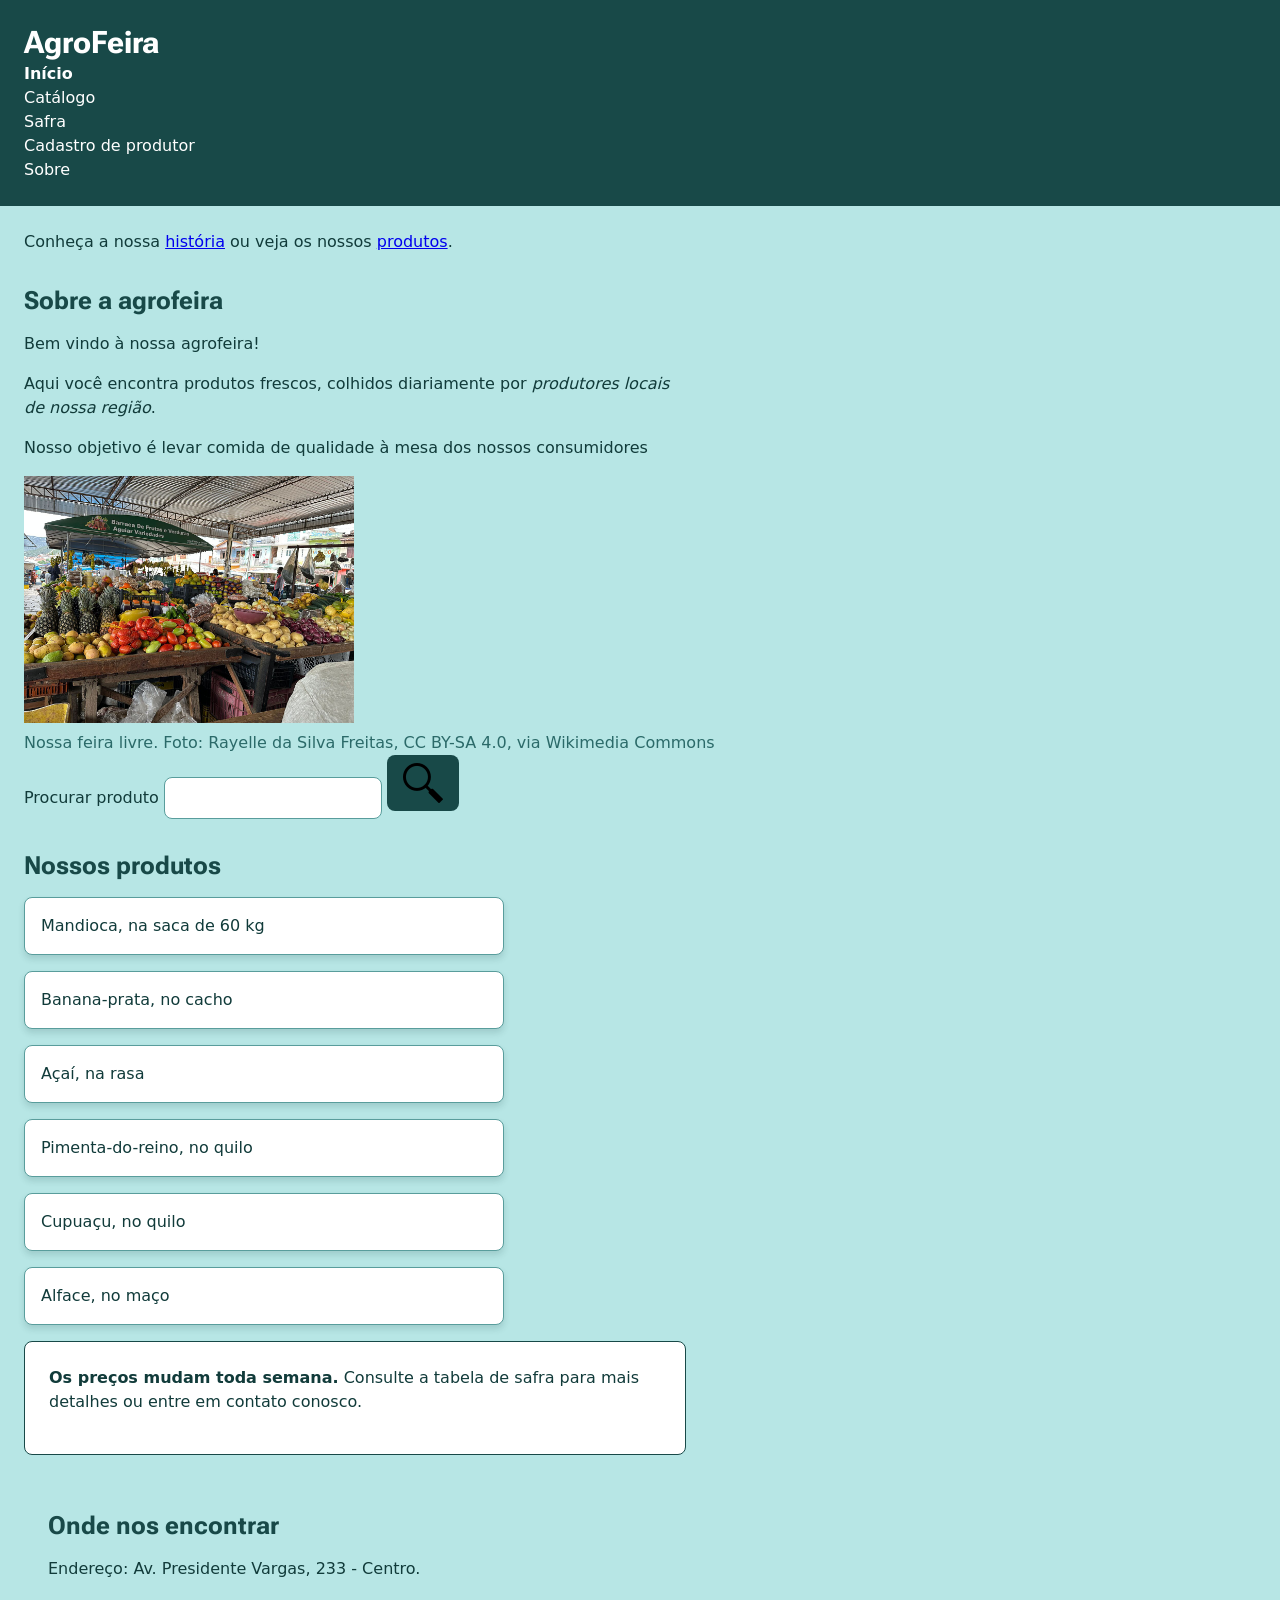
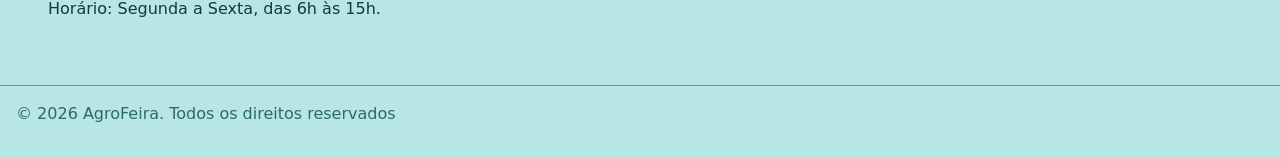
<file: index.html>
<!doctype html>
<html lang="pt-BR">
    <head>
        <meta charset="utf-8">
        <meta name="viewport" content="width=device-width, initial-scale=1">
        <title>AgroFeira</title>
        <link rel="preconnect" href="https://fonts.googleapis.com">
        <link rel="preconnect" href="https://fonts.gstatic.com" crossorigin>
        <link href="https://fonts.googleapis.com/css2?family=Roboto+Flex:opsz,wght,XOPQ,XTRA,YOPQ,YTDE,YTFI,YTLC,YTUC@8..144,100..1000,96,468,79,-203,738,514,712&display=swap" rel="stylesheet">
        <link rel="stylesheet" href="camadas.css">
        <link rel="stylesheet" href="reset.css">
        <link rel="stylesheet" href="tokens.css">
        <link rel="stylesheet" href="base.css">
        <link rel="stylesheet" href="componente.css">
        <link rel="stylesheet" href="utilitarios.css">
    </head>
    <body>
        <!-- Link para pular para o conteúdo principal-->
        <a href="#conteudo" class="pular">Pular para o conteúdo</a>

        <!-- cabeçalho-->
        <header class ="cabecalho-site">
           <h1>AgroFeira</h1>
           <nav aria-label="principal">
            <ul class="menu">
                <li><a href="index.html" aria-current="page">Início</a></li>
                <li><a href="catalogo.html">Catálogo</a></li>
                <li><a href="safra.html">Safra</a></li>
                <li><a href="cadastro-produtor.html">Cadastro de produtor</a></li>
                <li><a href="sobre.html">Sobre</a></li>
            </ul>
           </nav>
        </header>

        <main id="conteudo">
            <p>Conheça a nossa <a href="#sobre">história</a> ou veja os nossos <a href="#produtos">produtos</a>.</p>
            
            <!--primeir seção temática-->
            <section>
                <h2 id="sobre">Sobre a agrofeira</h2>
                <p>Bem vindo à nossa agrofeira!</p>
                <p>Aqui você encontra produtos frescos, colhidos diariamente por <em>produtores locais de nossa região</em>.</p>
                <p>Nosso objetivo é levar comida de qualidade à mesa dos nossos consumidores</p>

                <figure class="figura-destaque">
                    <picture>
                        <source media="(min-width: 800px)" srcset="feira-1280.jpg">
                        <img src="feira-330.jpg" alt="Barraca de feira com diversas frutas e legumes expostos" width="330" height="247">
                    </picture>
                    <figcaption>Nossa feira livre. Foto: Rayelle da Silva Freitas, CC BY-SA 4.0, via Wikimedia Commons</figcaption>
                </figure>

                <!-- região de busca-->
                 <form class="busca" role="search">
                    <label for="campo-busca">Procurar produto</label>
                    <input type="search" id="campo-busca" name="campo">
                    <button type="submit">
                        <img src="lupa.png" alt="Buscar" width="40" height="40">
                    </button>
                 </form>
            </section>

            <!--Segunda seção temática-->
            <section>
                <h2 id="produtos">Nossos produtos</h2>
                <ul class="lista-produtos">
                    <li class="cartao-produto">Mandioca, na saca de 60 kg</li>
                    <li class="cartao-produto">Banana-prata, no cacho</li>
                    <li class="cartao-produto">Açaí, na rasa</li>
                    <li class="cartao-produto">Pimenta-do-reino, no quilo</li>
                    <li class="cartao-produto">Cupuaçu, no quilo</li>
                    <li class="cartao-produto">Alface, no maço</li>
                </ul>
            </section>

            <!--Aviso-->
            <aside class="aviso">
                <p><strong>Os preços mudam toda semana.</strong> Consulte a tabela de safra para mais detalhes ou entre em contato conosco.</p>
            </aside>

            <aside>
                <h2>Onde nos encontrar</h2>
                <p>Endereço: Av. Presidente Vargas, 233 - Centro.</p>
                <p>Horário: Segunda a Sexta, das 6h às 15h.</p>
            </aside>

        </main>
        <footer class="rodape-site">
            <p>&copy; 2026 AgroFeira. Todos os direitos reservados</p>
        </footer>
    </body>
</html>
</file>
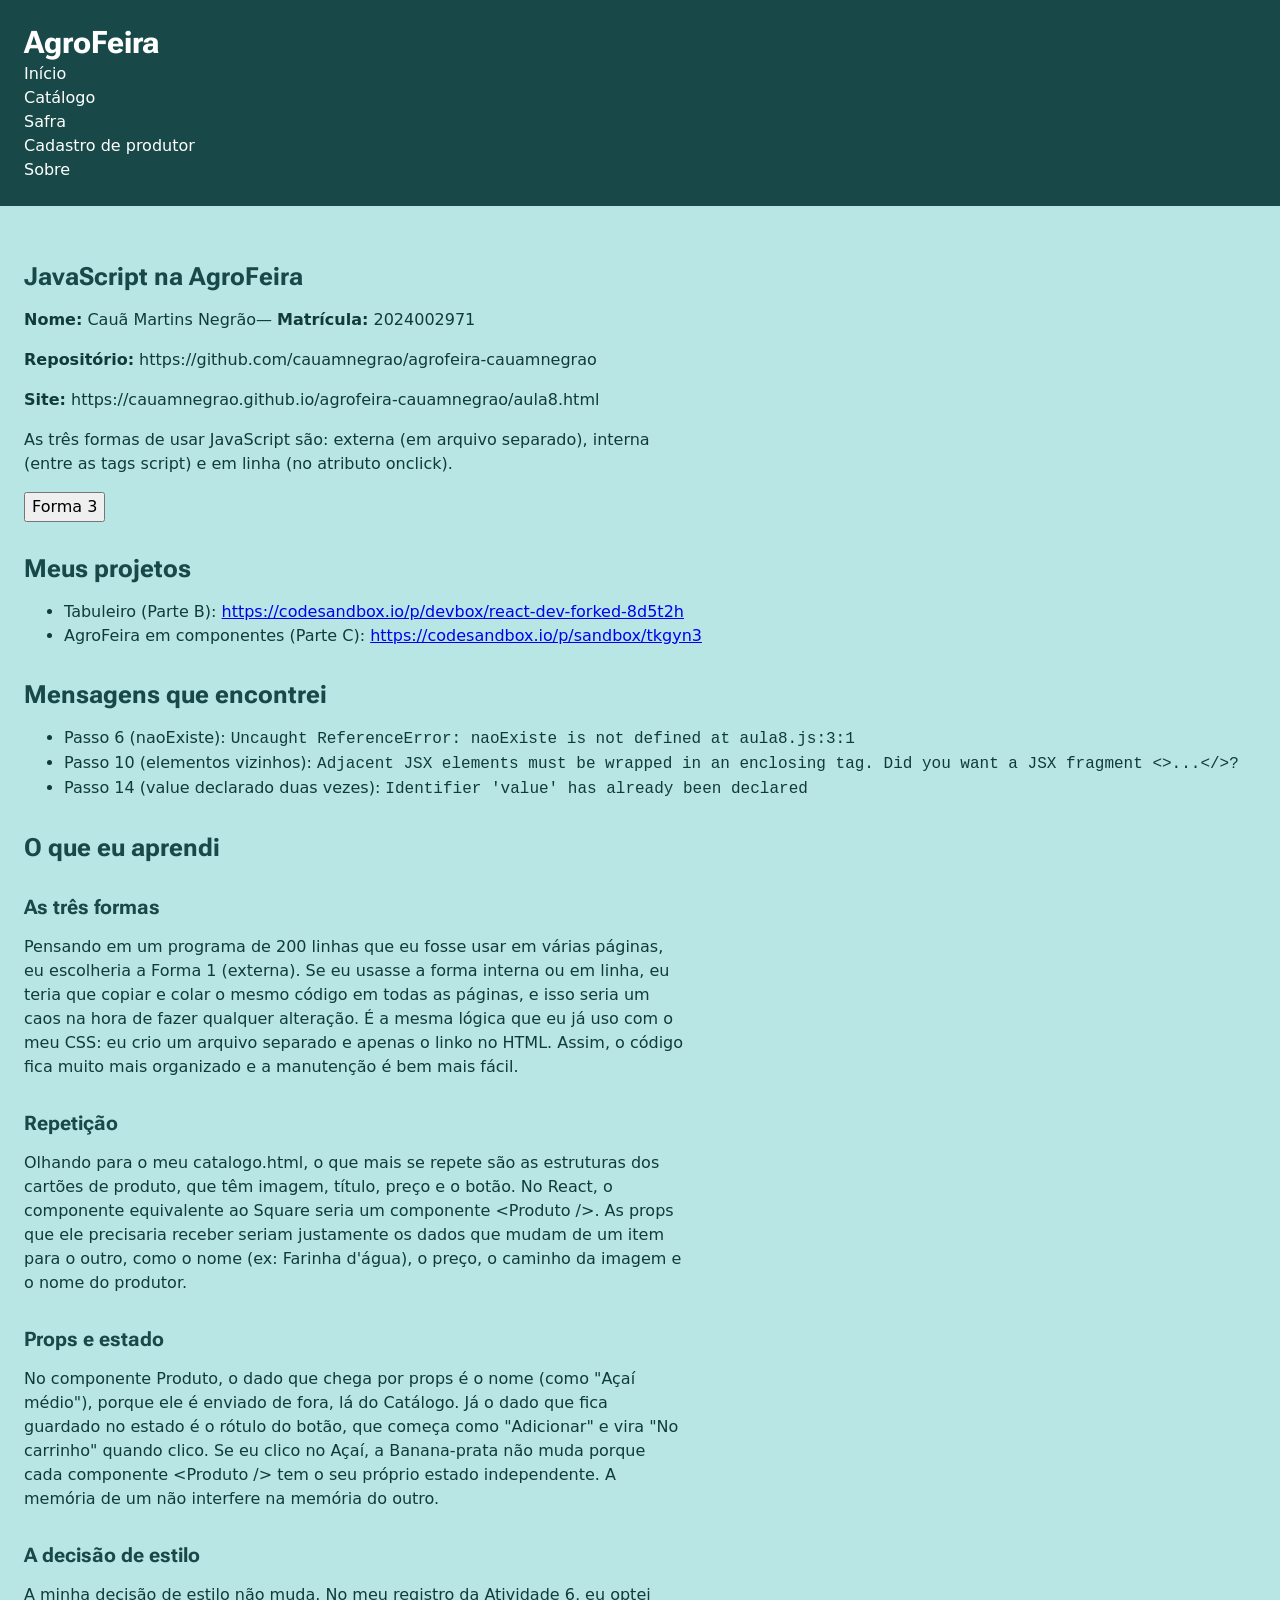
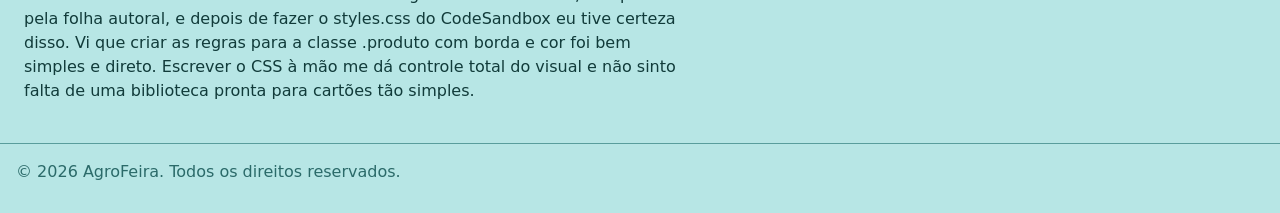
<file: aula8.html>
<!DOCTYPE html>
<html lang="pt-BR">
<head>
    <meta charset="UTF-8">
    <meta name="viewport" content="width=device-width, initial-scale=1.0">
    <title>JavaScript na AgroFeira - Cauã Martins Negrão</title>
    <link rel="preconnect" href="https://fonts.googleapis.com">
    <link rel="preconnect" href="https://fonts.gstatic.com" crossorigin>
    <link href="https://fonts.googleapis.com/css2?family=Roboto+Flex:opsz,wght,XOPQ,XTRA,YOPQ,YTDE,YTFI,YTLC,YTUC@8..144,100..1000,96,468,79,-203,738,514,712&display=swap" rel="stylesheet">
    <link rel="stylesheet" href="camadas.css">
    <link rel="stylesheet" href="reset.css">
    <link rel="stylesheet" href="tokens.css">
    <link rel="stylesheet" href="base.css">
    <link rel="stylesheet" href="componente.css">
    <link rel="stylesheet" href="utilitarios.css">
</head>
<body>

    <a href="#conteudo" class="pular">Pular para o conteúdo</a>

    <header class="cabecalho-site">
        <h1>AgroFeira</h1>
        <nav aria-label="Principal">
            <ul class="menu">
                <li><a href="index.html">Início</a></li>
                <li><a href="catalogo.html">Catálogo</a></li>
                <li><a href="safra.html">Safra</a></li>
                <li><a href="cadastro-produtor.html">Cadastro de produtor</a></li>
                <li><a href="sobre.html">Sobre</a></li>
            </ul>
        </nav>
    </header>

    <main id="conteudo">
        <h2>JavaScript na AgroFeira</h2>

        <p><strong>Nome:</strong> Cauã Martins Negrão— <strong>Matrícula:</strong> 2024002971</p>
        <p><strong>Repositório:</strong> https://github.com/cauamnegrao/agrofeira-cauamnegrao</p>
        <p><strong>Site:</strong> https://cauamnegrao.github.io/agrofeira-cauamnegrao/aula8.html</p>

        <p>As três formas de usar JavaScript são: externa (em arquivo separado), interna (entre as tags script) e em linha (no atributo onclick).</p>
        
        <script src="js/aula8.js"></script>
        <script>console.log('Forma 2: interna, entre as tags script');</script>
        <button type="button" onclick="alert('Forma 3: em linha, dentro da tag')">Forma 3</button>

        <h2>Meus projetos</h2>
        <ul>
            <li>Tabuleiro (Parte B): <a href="https://codesandbox.io/p/devbox/react-dev-forked-8d5t2h?workspaceId=ws_JsStRcuurCNJaBd9gVosc6">https://codesandbox.io/p/devbox/react-dev-forked-8d5t2h</a></li>
            <li>AgroFeira em componentes (Parte C): <a href="https://codesandbox.io/p/sandbox/tkgyn3">https://codesandbox.io/p/sandbox/tkgyn3</a></li>
        </ul>

        <h2>Mensagens que encontrei</h2>
        <ul>
            <li>Passo 6 (naoExiste): <code>Uncaught ReferenceError: naoExiste is not defined at aula8.js:3:1</code></li>
            <li>Passo 10 (elementos vizinhos): <code>Adjacent JSX elements must be wrapped in an enclosing tag. Did you want a JSX fragment &lt;&gt;...&lt;/&gt;?</code></li>
            <li>Passo 14 (value declarado duas vezes): <code>Identifier 'value' has already been declared</code></li>
        </ul>

        <h2>O que eu aprendi</h2>

        <h3>As três formas</h3>
        <p>Pensando em um programa de 200 linhas que eu fosse usar em várias páginas, eu escolheria a Forma 1 (externa). Se eu usasse a forma interna ou em linha, eu teria que copiar e colar o mesmo código em todas as páginas, e isso seria um caos na hora de fazer qualquer alteração. É a mesma lógica que eu já uso com o meu CSS: eu crio um arquivo separado e apenas o linko no HTML. Assim, o código fica muito mais organizado e a manutenção é bem mais fácil.</p>

        <h3>Repetição</h3>
        <p>Olhando para o meu catalogo.html, o que mais se repete são as estruturas dos cartões de produto, que têm imagem, título, preço e o botão. No React, o componente equivalente ao Square seria um componente &lt;Produto /&gt;. As props que ele precisaria receber seriam justamente os dados que mudam de um item para o outro, como o nome (ex: Farinha d'água), o preço, o caminho da imagem e o nome do produtor.</p>

        <h3>Props e estado</h3>
        <p>No componente Produto, o dado que chega por props é o nome (como "Açaí médio"), porque ele é enviado de fora, lá do Catálogo. Já o dado que fica guardado no estado é o rótulo do botão, que começa como "Adicionar" e vira "No carrinho" quando clico. Se eu clico no Açaí, a Banana-prata não muda porque cada componente &lt;Produto /&gt; tem o seu próprio estado independente. A memória de um não interfere na memória do outro.</p>

        <h3>A decisão de estilo</h3>
        <p>A minha decisão de estilo não muda. No meu registro da Atividade 6, eu optei pela folha autoral, e depois de fazer o styles.css do CodeSandbox eu tive certeza disso. Vi que criar as regras para a classe .produto com borda e cor foi bem simples e direto. Escrever o CSS à mão me dá controle total do visual e não sinto falta de uma biblioteca pronta para cartões tão simples.</p>

    </main>

    <footer class="rodape-site">
        <p>&copy; 2026 AgroFeira. Todos os direitos reservados.</p>
    </footer>
</body>
</html>
</file>
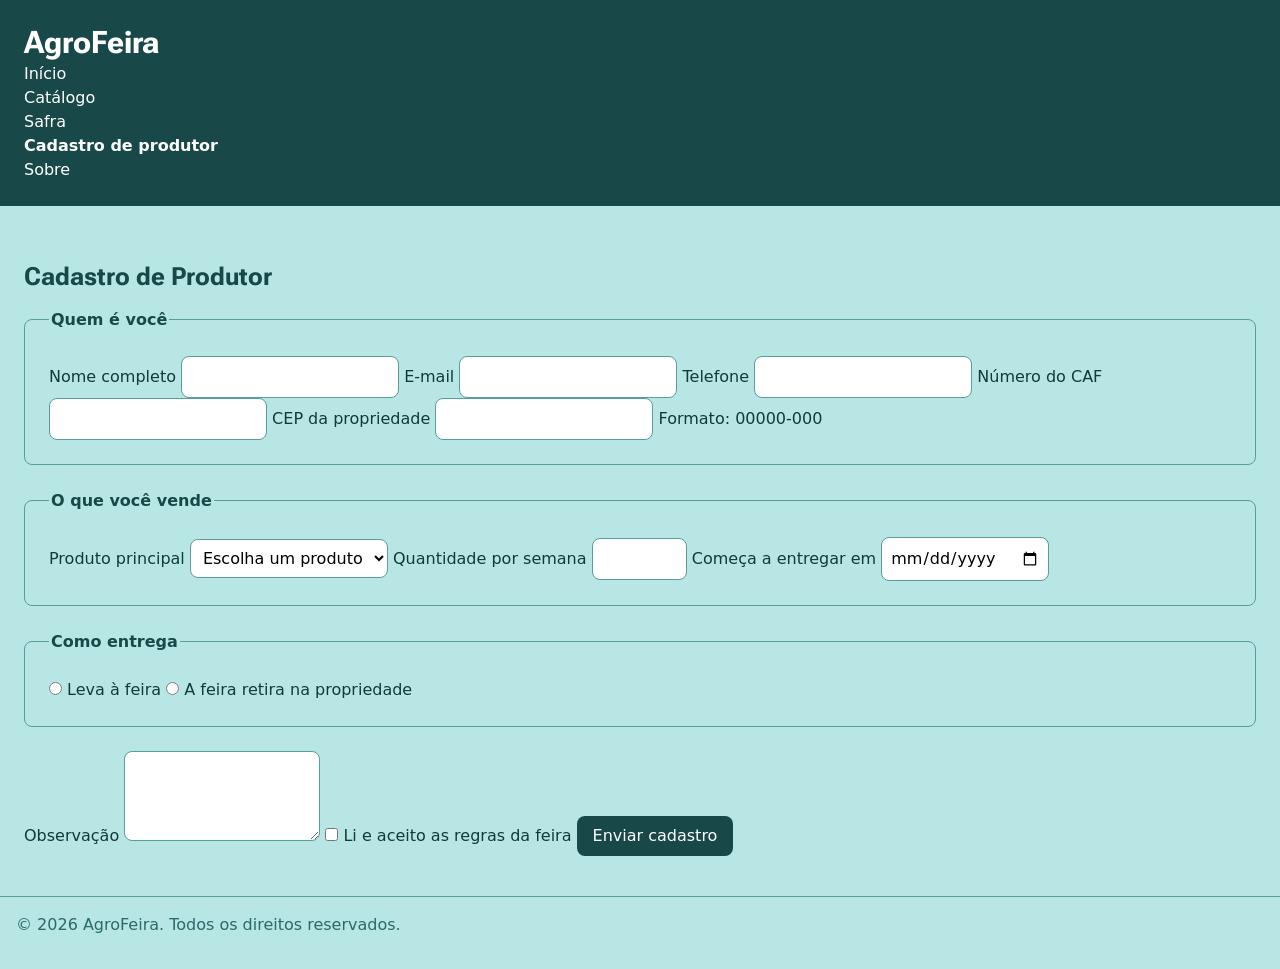
<file: cadastro-produtor.html>
<!DOCTYPE html>
<html lang="pt-BR">
<head>
    <meta charset="UTF-8">
    <meta name="viewport" content="width=device-width, initial-scale=1.0">
    <title>Cadastro de Produtor</title>
    <link rel="preconnect" href="https://fonts.googleapis.com">
    <link rel="preconnect" href="https://fonts.gstatic.com" crossorigin>
    <link href="https://fonts.googleapis.com/css2?family=Roboto+Flex:opsz,wght,XOPQ,XTRA,YOPQ,YTDE,YTFI,YTLC,YTUC@8..144,100..1000,96,468,79,-203,738,514,712&display=swap" rel="stylesheet">
    <link rel="stylesheet" href="camadas.css">
    <link rel="stylesheet" href="reset.css">
    <link rel="stylesheet" href="tokens.css">
    <link rel="stylesheet" href="base.css">
    <link rel="stylesheet" href="componente.css">
    <link rel="stylesheet" href="utilitarios.css">
</head>
<body>

    <a href="#conteudo" class="pular">Pular para o conteúdo</a>

    <header class="cabecalho-site">
        <h1>AgroFeira</h1>
        <nav aria-label="Principal">
            <ul class="menu">
                <li><a href="index.html">Início</a></li>
                <li><a href="catalogo.html">Catálogo</a></li>
                <li><a href="safra.html">Safra</a></li>
                <li><a href="cadastro-produtor.html" aria-current="page">Cadastro de produtor</a></li>
                <li><a href="sobre.html">Sobre</a></li>
            </ul>
        </nav>
    </header>

    <main id="conteudo">
        <h2>Cadastro de Produtor</h2>

        <form class="formulario-cadastro">
            <fieldset>
                <legend>Quem é você</legend>
                
                <label for="nome">Nome completo</label>
                <input type="text" id="nome" name="nome" autocomplete="name" required>

                <label for="email">E-mail</label>
                <input type="email" id="email" name="email" autocomplete="email" required>

                <label for="telefone">Telefone</label>
                <input type="tel" id="telefone" name="telefone" autocomplete="tel">

                <label for="caf">Número do CAF</label>
                <input type="text" id="caf" name="caf">

                <label for="cep">CEP da propriedade</label>
                <input type="text" id="cep" name="cep" inputmode="numeric" pattern="\d{5}-?\d{3}" aria-describedby="ajuda-cep">
                <span id="ajuda-cep">Formato: 00000-000</span>
            </fieldset>

            <fieldset>
                <legend>O que você vende</legend>

                <label for="produto">Produto principal</label>
                <select id="produto" name="produto" required>
                    <option value="">Escolha um produto</option>
                    <option value="mandioca">Mandioca</option>
                    <option value="banana">Banana-prata</option>
                    <option value="acai">Açaí</option>
                    <option value="pimenta">Pimenta-do-reino</option>
                    <option value="cupuacu">Cupuaçu</option>
                    <option value="alface">Alface</option>
                </select>

                <label for="quantidade">Quantidade por semana</label>
                <input type="number" id="quantidade" name="quantidade" min="1" max="500" step="1" required>

                <label for="data">Começa a entregar em</label>
                <input type="date" id="data" name="data">
            </fieldset>

            <fieldset>
                <legend>Como entrega</legend>
                <input type="radio" id="leva" name="entrega" value="leva">
                <label for="leva">Leva à feira</label>
                
                <input type="radio" id="retira" name="entrega" value="retira">
                <label for="retira">A feira retira na propriedade</label>
            </fieldset>

            <label for="observacao">Observação</label>
            <textarea id="observacao" name="observacao" rows="3"></textarea>

            <input type="checkbox" id="aceite" name="aceite" required>
            <label for="aceite">Li e aceito as regras da feira</label>

            <button type="submit">Enviar cadastro</button>
        </form>

        <!-- Região de status vazia -->
        <p role="status"></p>
    </main>

    <footer class="rodape-site">
        <p>&copy; 2026 AgroFeira. Todos os direitos reservados.</p>
    </footer>
</body>
</html>
</file>
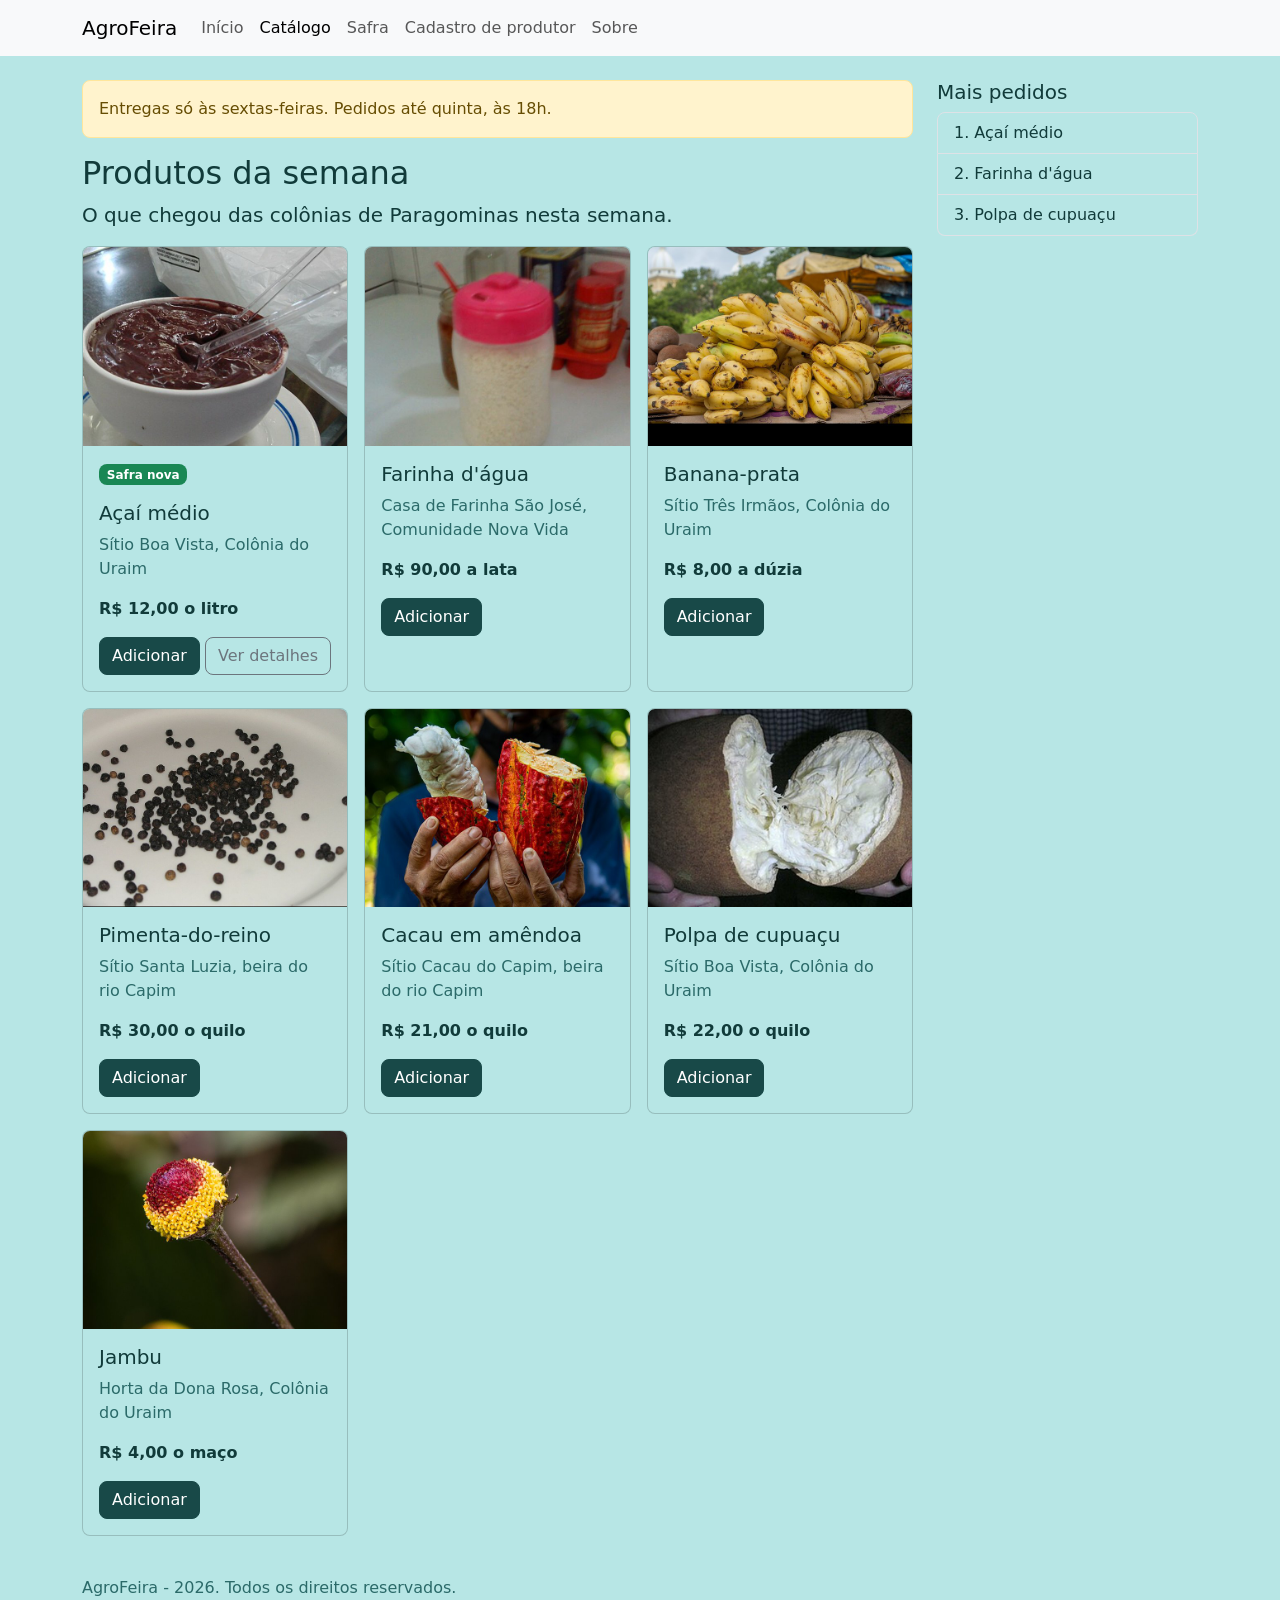
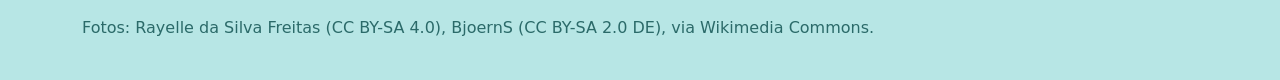
<file: catalogo-bootstrap.html>
<!doctype html>
<html lang="pt-BR">
<head>
    <meta charset="utf-8">
    <meta name="viewport" content="width=device-width, initial-scale=1">
    <title>Catálogo - Bootstrap</title>
    <link href="https://cdn.jsdelivr.net/npm/bootstrap@5.3.8/dist/css/bootstrap.min.css" rel="stylesheet">
    <link rel="stylesheet" href="tokens.css">
    <link rel="stylesheet" href="agrofeira-bootstrap.css">
    <script defer src="https://cdn.jsdelivr.net/npm/bootstrap@5.3.8/dist/js/bootstrap.bundle.min.js"></script></head>
<body>
    <header>
        <nav class="navbar navbar-expand-lg bg-body-tertiary mb-4" aria-label="Principal">
            <div class="container">
                <a class="navbar-brand" href="index.html">AgroFeira</a>
                <button class="navbar-toggler" type="button" data-bs-toggle="collapse" data-bs-target="#menu" aria-controls="menu" aria-expanded="false" aria-label="Menu">
                    <span class="navbar-toggler-icon"></span>
                </button>
                <div class="collapse navbar-collapse" id="menu">
                    <ul class="navbar-nav">
                        <li class="nav-item"><a class="nav-link" href="index.html">Início</a></li>
                        <li class="nav-item"><a class="nav-link active" aria-current="page" href="catalogo-bootstrap.html">Catálogo</a></li>
                        <li class="nav-item"><a class="nav-link" href="safra.html">Safra</a></li>
                        <li class="nav-item"><a class="nav-link" href="cadastro-produtor.html">Cadastro de produtor</a></li>
                        <li class="nav-item"><a class="nav-link" href="sobre.html">Sobre</a></li>
                    </ul>
                </div>
            </div>
        </nav>
    </header>
    <div class="container">
        <div class="row g-4">
            <main class="col-lg-9">
                <div class="alert alert-warning" role="alert">
                    Entregas só às sextas-feiras. Pedidos até quinta, às 18h.
                </div>
                <h1 class="h2">Produtos da semana</h1>
                <p class="lead">O que chegou das colônias de Paragominas nesta semana.</p>
                
                <ul class="row row-cols-1 row-cols-sm-2 row-cols-lg-3 g-3 list-unstyled">
                    <li class="col">
                        <article class="card h-100">
                            <img src="acai.jpg" class="card-img-top img-fluid" width="640" height="480" alt="Tigela de açaí">
                            <div class="card-body">
                                <p class="badge text-bg-success">Safra nova</p>
                                <h2 class="card-title h5">Açaí médio</h2>
                                <p class="card-text text-body-secondary">Sítio Boa Vista, Colônia do Uraim</p>
                                <p class="card-text fw-bold">R$ 12,00 o litro</p>
                                <button type="button" class="btn btn-primary">Adicionar</button>
                                <button type="button" class="btn btn-outline-secondary" data-bs-toggle="modal" data-bs-target="#detalhe-acai">Ver detalhes</button>
                            </div>
                        </article>
                    </li>
                    <li class="col">
                        <article class="card h-100">
                            <img src="farinha.jpg" class="card-img-top img-fluid" width="640" height="480" alt="Pote de farinha d'água">
                            <div class="card-body">
                                <h2 class="card-title h5">Farinha d'água</h2>
                                <p class="card-text text-body-secondary">Casa de Farinha São José, Comunidade Nova Vida</p>
                                <p class="card-text fw-bold">R$ 90,00 a lata</p>
                                <button type="button" class="btn btn-primary">Adicionar</button>
                            </div>
                        </article>
                    </li>
                    <li class="col">
                        <article class="card h-100">
                            <img src="banana.jpg" class="card-img-top img-fluid" width="640" height="480" alt="Cachos de banana-prata">
                            <div class="card-body">
                                <h2 class="card-title h5">Banana-prata</h2>
                                <p class="card-text text-body-secondary">Sítio Três Irmãos, Colônia do Uraim</p>
                                <p class="card-text fw-bold">R$ 8,00 a dúzia</p>
                                <button type="button" class="btn btn-primary">Adicionar</button>
                            </div>
                        </article>
                    </li>
                    <li class="col">
                        <article class="card h-100">
                            <img src="pimenta.jpg" class="card-img-top img-fluid" width="640" height="480" alt="Grãos de pimenta-do-reino">
                            <div class="card-body">
                                <h2 class="card-title h5">Pimenta-do-reino</h2>
                                <p class="card-text text-body-secondary">Sítio Santa Luzia, beira do rio Capim</p>
                                <p class="card-text fw-bold">R$ 30,00 o quilo</p>
                                <button type="button" class="btn btn-primary">Adicionar</button>
                            </div>
                        </article>
                    </li>
                    <li class="col">
                        <article class="card h-100">
                            <img src="cacau.jpg" class="card-img-top img-fluid" width="640" height="480" alt="Frutos de cacau">
                            <div class="card-body">
                                <h2 class="card-title h5">Cacau em amêndoa</h2>
                                <p class="card-text text-body-secondary">Sítio Cacau do Capim, beira do rio Capim</p>
                                <p class="card-text fw-bold">R$ 21,00 o quilo</p>
                                <button type="button" class="btn btn-primary">Adicionar</button>
                            </div>
                        </article>
                    </li>
                    <li class="col">
                        <article class="card h-100">
                            <img src="cupuacu-640.jpg" class="card-img-top img-fluid" width="640" height="480" alt="Polpa de cupuaçu">
                            <div class="card-body">
                                <h2 class="card-title h5">Polpa de cupuaçu</h2>
                                <p class="card-text text-body-secondary">Sítio Boa Vista, Colônia do Uraim</p>
                                <p class="card-text fw-bold">R$ 22,00 o quilo</p>
                                <button type="button" class="btn btn-primary">Adicionar</button>
                            </div>
                        </article>
                    </li>
                    <li class="col">
                        <article class="card h-100">
                            <img src="jambu.jpg" class="card-img-top img-fluid" width="640" height="480" alt="Folhas de jambu">
                            <div class="card-body">
                                <h2 class="card-title h5">Jambu</h2>
                                <p class="card-text text-body-secondary">Horta da Dona Rosa, Colônia do Uraim</p>
                                <p class="card-text fw-bold">R$ 4,00 o maço</p>
                                <button type="button" class="btn btn-primary">Adicionar</button>
                            </div>
                        </article>
                    </li>
                </ul>
            </main>
            <aside class="col-lg-3 d-none d-lg-block">
                <h2 class="h5">Mais pedidos</h2>
                <ol class="list-group list-group-numbered">
                    <li class="list-group-item">Açaí médio</li>
                    <li class="list-group-item">Farinha d'água</li>
                    <li class="list-group-item">Polpa de cupuaçu</li>
                </ol>
            </aside>
        </div>
        <footer class="py-4 text-body-secondary">
            <p>AgroFeira - 2026. Todos os direitos reservados.</p>
            <p>Fotos: Rayelle da Silva Freitas (CC BY-SA 4.0), BjoernS (CC BY-SA 2.0 DE), via Wikimedia Commons.</p>
        </footer>
    </div>
    <div class="modal fade" id="detalhe-acai" tabindex="-1" role="dialog" aria-labelledby="detalhe-acai-titulo" aria-hidden="true">
        <div class="modal-dialog">
            <div class="modal-content">
                <div class="modal-header">
                    <h2 class="modal-title h5" id="detalhe-acai-titulo">Açaí médio</h2>
                    <button type="button" class="btn-close" data-bs-dismiss="modal" aria-label="Fechar"></button>
                </div>
                <div class="modal-body">
                    <img src="acai.jpg" class="img-fluid mb-3" width="640" height="480" alt="Tigela de açaí">
                    <p class="text-body-secondary mb-1">Sítio Boa Vista, Colônia do Uraim</p>
                    <p class="fw-bold">R$ 12,00 o litro</p>
                    <p class="mb-0">Açaí médio batido na hora, grosso, sem açúcar e sem corante. Vem em pote de um litro, pronto para a tigela ou para acompanhar o peixe.</p>
                </div>
                <div class="modal-footer">
                    <button type="button" class="btn btn-outline-secondary" data-bs-dismiss="modal">Fechar</button>
                    <button type="button" class="btn btn-primary">Adicionar</button>
                </div>
            </div>
        </div>
    </div>
</body>
</html>
</file>
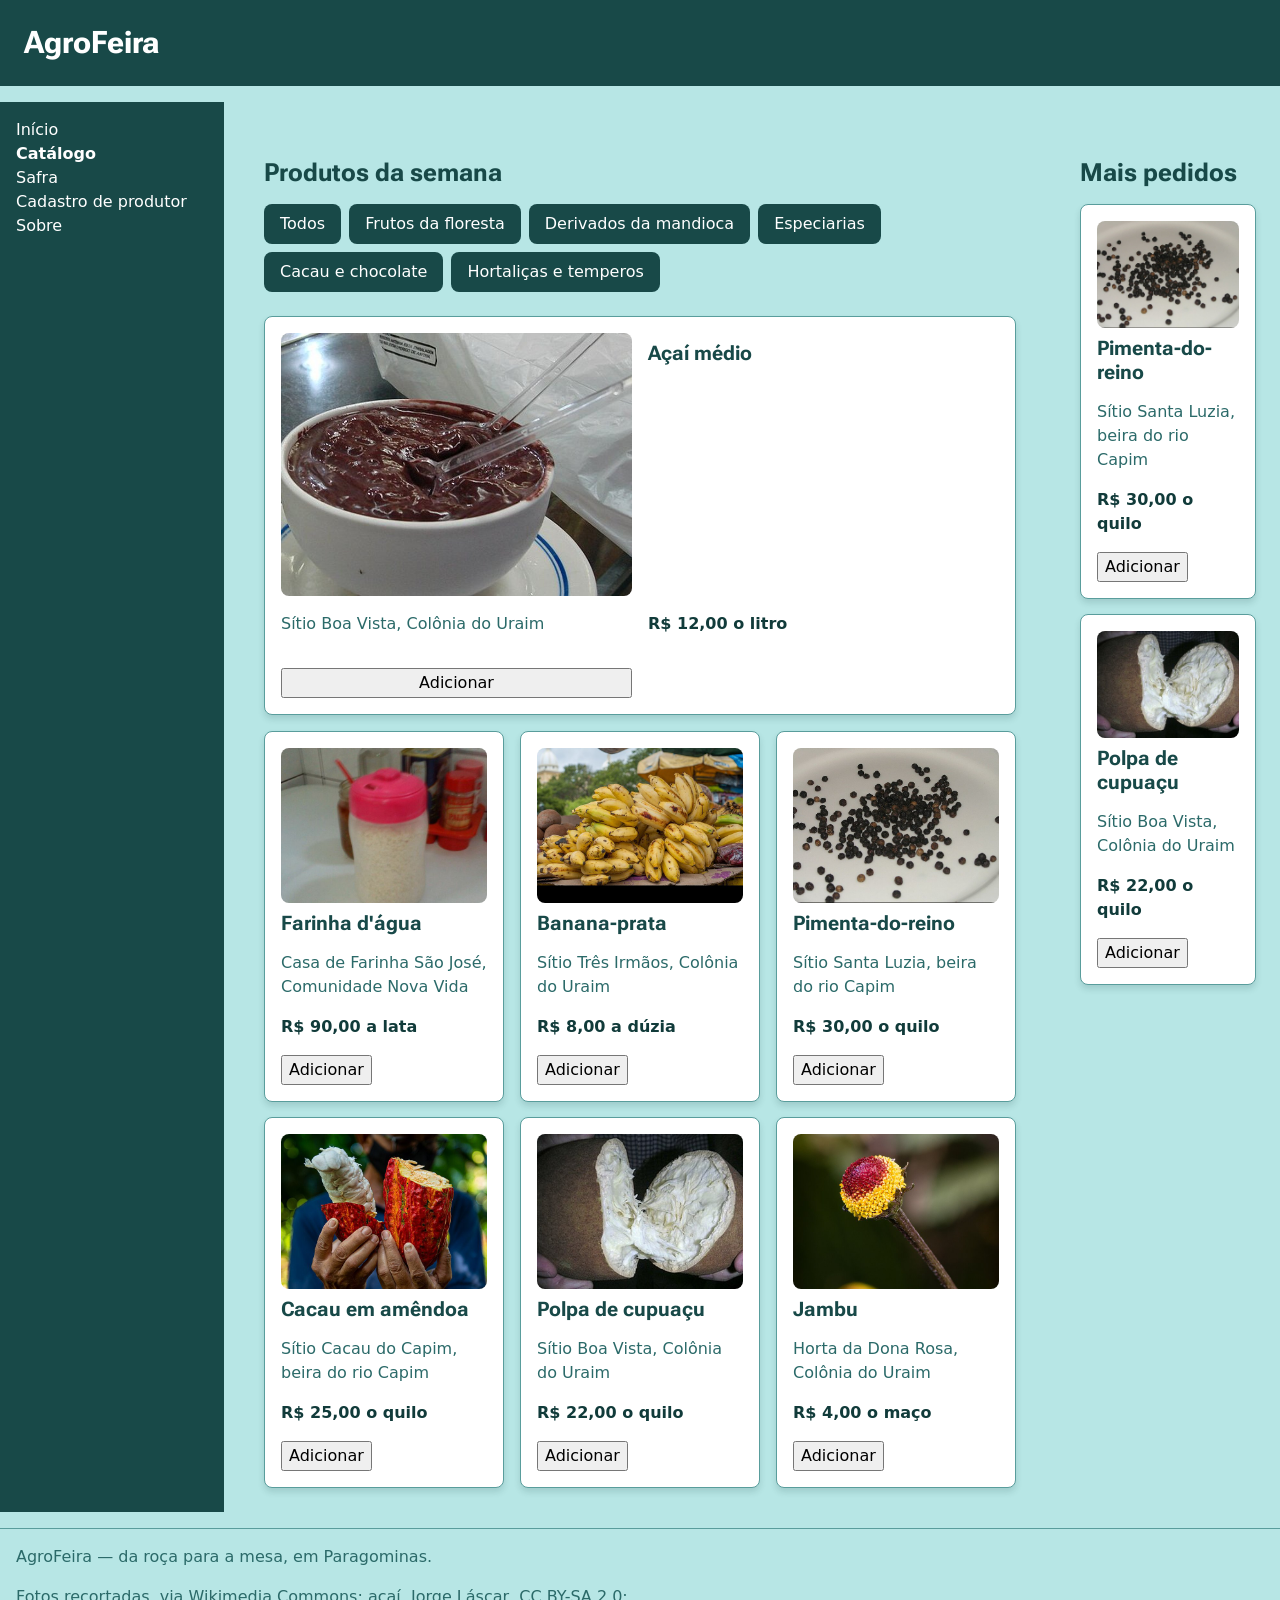
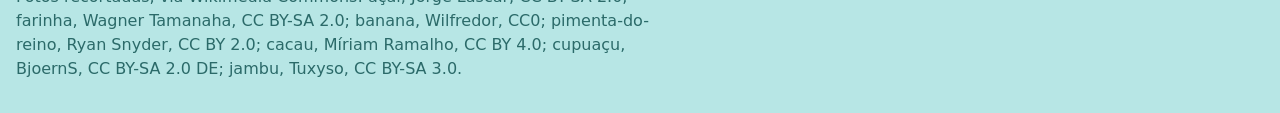
<file: catalogo.html>
<!doctype html>
<html lang="pt-BR">
  <head>
    <meta charset="utf-8">
    <meta name="viewport" content="width=device-width, initial-scale=1">
    <title>AgroFeira — catálogo</title>
    <link rel="preconnect" href="https://fonts.googleapis.com">
    <link rel="preconnect" href="https://fonts.gstatic.com" crossorigin>
    <link href="https://fonts.googleapis.com/css2?family=Roboto+Flex:opsz,wght,XOPQ,XTRA,YOPQ,YTDE,YTFI,YTLC,YTUC@8..144,100..1000,96,468,79,-203,738,514,712&display=swap" rel="stylesheet">
    <link rel="stylesheet" href="camadas.css">
    <link rel="stylesheet" href="reset.css">
    <link rel="stylesheet" href="tokens.css">
    <link rel="stylesheet" href="base.css">
    <link rel="stylesheet" href="componente.css">
    <link rel="stylesheet" href="utilitarios.css">
  </head>
  <body class="pagina-catalogo">
    <a class="pular" href="#conteudo">Pular para o conteúdo</a>
    <header class="cabecalho-site">
      <h1>AgroFeira</h1>
    </header>
    <nav aria-label="Principal">
      <ul class="menu">
        <li><a href="index.html">Início</a></li>
        <li><a href="catalogo.html" aria-current="page">Catálogo</a></li>
        <li><a href="safra.html">Safra</a></li>
        <li><a href="cadastro-produtor.html">Cadastro de produtor</a></li>
        <li><a href="sobre.html">Sobre</a></li>
      </ul>
    </nav>
    <main id="conteudo">
      <h2>Produtos da semana</h2>
      <nav aria-label="Categorias">
        <ul class="barra-categorias">
          <li><button type="button">Todos</button></li>
          <li><button type="button">Frutos da floresta</button></li>
          <li><button type="button">Derivados da mandioca</button></li>
          <li><button type="button">Especiarias</button></li>
          <li><button type="button">Cacau e chocolate</button></li>
          <li><button type="button">Hortaliças e temperos</button></li>
        </ul>
      </nav>
      <ul class="lista-produtos">
        <li class="cartao-produto destaque">
          <article>
            <img src="acai.jpg" width="640" height="480"
              alt="Tigela de açaí batido, com duas colheres de plástico">
            <h3>Açaí médio</h3>
            <p class="produtor">Sítio Boa Vista, Colônia do Uraim</p>
            <p class="preco">R$ 12,00 o litro</p>
            <button type="button">Adicionar</button>
          </article>
        </li>
        <li class="cartao-produto">
          <article>
            <img src="farinha.jpg" width="640" height="480"
              alt="Pote de farinha de mandioca sobre a mesa">
            <h3>Farinha d'água</h3>
            <p class="produtor">Casa de Farinha São José, Comunidade Nova Vida</p>
            <p class="preco">R$ 90,00 a lata</p>
            <button type="button">Adicionar</button>
          </article>
        </li>
        <li class="cartao-produto">
          <article>
            <img src="banana.jpg" width="640" height="480"
              alt="Cachos de banana empilhados numa banca de feira">
            <h3>Banana-prata</h3>
            <p class="produtor">Sítio Três Irmãos, Colônia do Uraim</p>
            <p class="preco">R$ 8,00 a dúzia</p>
            <button type="button">Adicionar</button>
          </article>
        </li>
        <li class="cartao-produto">
          <article>
            <img src="pimenta.jpg" width="640" height="480"
              alt="Grãos de pimenta-do-reino espalhados num prato branco">
            <h3>Pimenta-do-reino</h3>
            <p class="produtor">Sítio Santa Luzia, beira do rio Capim</p>
            <p class="preco">R$ 30,00 o quilo</p>
            <button type="button">Adicionar</button>
          </article>
        </li>
        <li class="cartao-produto">
          <article>
            <img src="cacau.jpg" width="640" height="480"
              alt="Mãos abrindo um fruto de cacau vermelho, com a polpa branca à mostra">
            <h3>Cacau em amêndoa</h3>
            <p class="produtor">Sítio Cacau do Capim, beira do rio Capim</p>
            <p class="preco">R$ 25,00 o quilo</p>
            <button type="button">Adicionar</button>
          </article>
        </li>
        <li class="cartao-produto">
          <article>
            <img src="cupuacu-640.jpg" width="640" height="480"
              alt="Cupuaçu aberto ao meio, com a polpa branca">
            <h3>Polpa de cupuaçu</h3>
            <p class="produtor">Sítio Boa Vista, Colônia do Uraim</p>
            <p class="preco">R$ 22,00 o quilo</p>
            <button type="button">Adicionar</button>
          </article>
        </li>
        <li class="cartao-produto">
          <article>
            <img src="jambu.jpg" width="640" height="480"
              alt="Flor de jambu, amarela com o centro vermelho">
            <h3>Jambu</h3>
            <p class="produtor">Horta da Dona Rosa, Colônia do Uraim</p>
            <p class="preco">R$ 4,00 o maço</p>
            <button type="button">Adicionar</button>
          </article>
        </li>
      </ul>
    </main>
    <aside class="lateral">
      <h2>Mais pedidos</h2>
      <ul class="lista-produtos">
        <li class="cartao-produto">
          <article>
            <img src="pimenta.jpg" width="640" height="480"
              alt="Grãos de pimenta-do-reino espalhados num prato branco">
            <h3>Pimenta-do-reino</h3>
            <p class="produtor">Sítio Santa Luzia, beira do rio Capim</p>
            <p class="preco">R$ 30,00 o quilo</p>
            <button type="button">Adicionar</button>
          </article>
        </li>
        <li class="cartao-produto">
          <article>
            <img src="cupuacu-640.jpg" width="640" height="480"
              alt="Cupuaçu aberto ao meio, com a polpa branca">
            <h3>Polpa de cupuaçu</h3>
            <p class="produtor">Sítio Boa Vista, Colônia do Uraim</p>
            <p class="preco">R$ 22,00 o quilo</p>
            <button type="button">Adicionar</button>
          </article>
        </li>
      </ul>
    </aside>
    <footer class="rodape-site">
      <p>AgroFeira — da roça para a mesa, em Paragominas.</p>
      <p class="creditos">Fotos recortadas, via Wikimedia Commons: açaí, Jorge Láscar, CC BY-SA 2.0; farinha, Wagner Tamanaha, CC BY-SA 2.0; banana, Wilfredor, CC0; pimenta-do-reino, Ryan Snyder, CC BY 2.0; cacau, Míriam Ramalho, CC BY 4.0; cupuaçu, BjoernS, CC BY-SA 2.0 DE; jambu, Tuxyso, CC BY-SA 3.0.</p>
    </footer>
  </body>
</html>
</file>
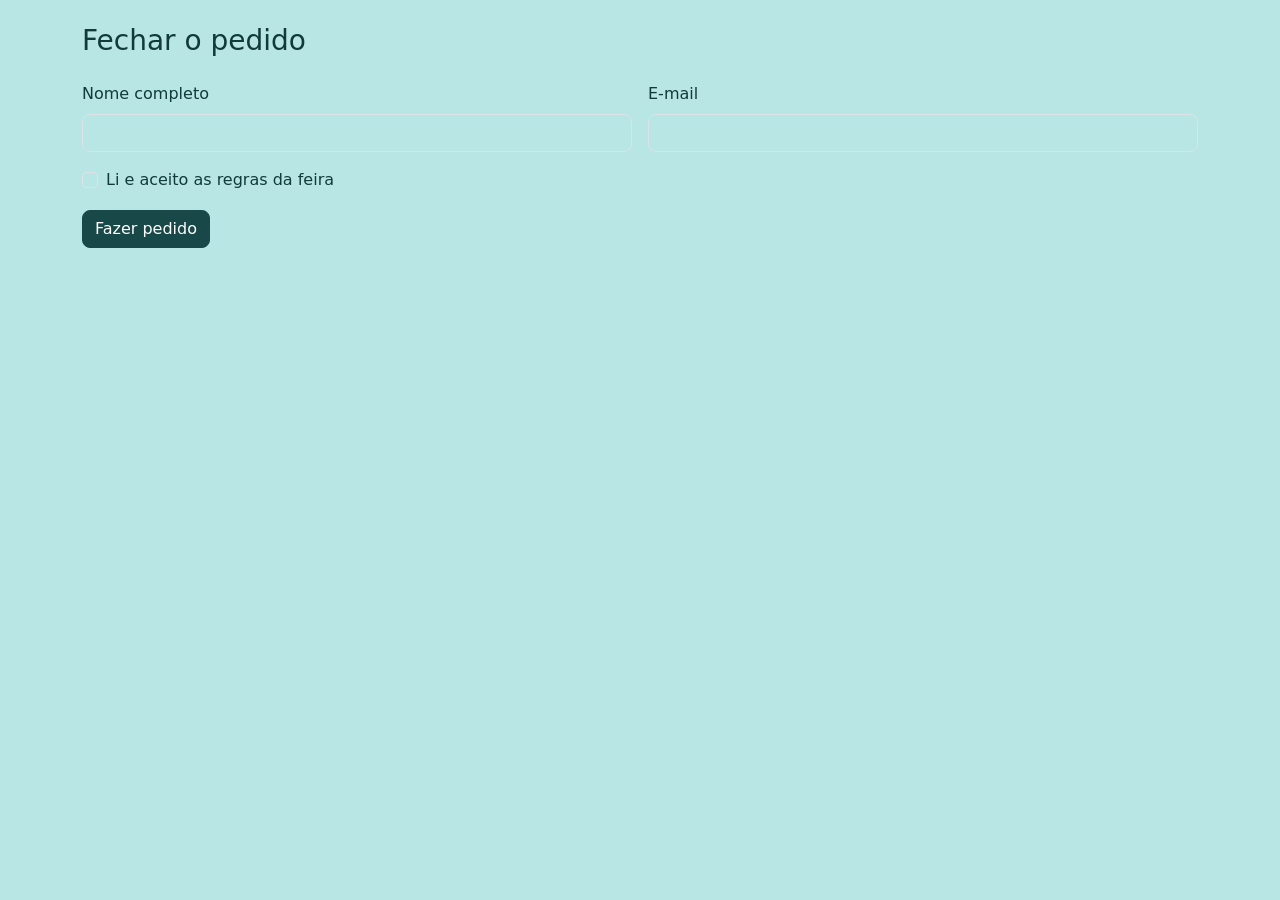
<file: checkout-bootstrap.html>
<!doctype html>
<html lang="pt-BR">
<head>
    <meta charset="utf-8">
    <meta name="viewport" content="width=device-width, initial-scale=1">
    <title>Fechar Pedido - AgroFeira</title>
    <link href="https://cdn.jsdelivr.net/npm/bootstrap@5.3.8/dist/css/bootstrap.min.css" rel="stylesheet">
    <link rel="stylesheet" href="tokens.css">
    <link rel="stylesheet" href="agrofeira-bootstrap.css">
    <script defer src="validacao.js"></script>
</head>
<body>
    
    <main class="container py-4">
        <h1 class="h3 mb-4">Fechar o pedido</h1>  
        <form class="row g-3 needs-validation" novalidate>
            <div class="col-12 col-md-6">
                <label for="nome" class="form-label">Nome completo</label>
                <input type="text" class="form-control" id="nome" name="nome" autocomplete="name" required aria-describedby="nome-erro">
                <div class="invalid-feedback" id="nome-erro">
                    Informe o seu nome.
                </div>
            </div>
            <div class="col-12 col-md-6">
                <label for="email" class="form-label">E-mail</label>
                <input type="email" class="form-control" id="email" name="email" autocomplete="email" required aria-describedby="email-erro">
                <div class="invalid-feedback" id="email-erro">
                    Informe um e-mail, como maria@exemplo.com.br.
                </div>
            </div>
            <div class="col-12">
                <div class="form-check">
                    <input type="checkbox" class="form-check-input" id="termos" name="termos" required aria-describedby="termos-erro">
                    <label class="form-check-label" for="termos">Li e aceito as regras da feira</label>
                    <div class="invalid-feedback" id="termos-erro">
                        É preciso aceitar as regras para continuar.
                    </div>
                </div>
            </div>
            <div class="col-12">
                <button type="submit" class="btn btn-primary">Fazer pedido</button>
            </div>
            
        </form>
    </main>

</body>
</html>
</file>
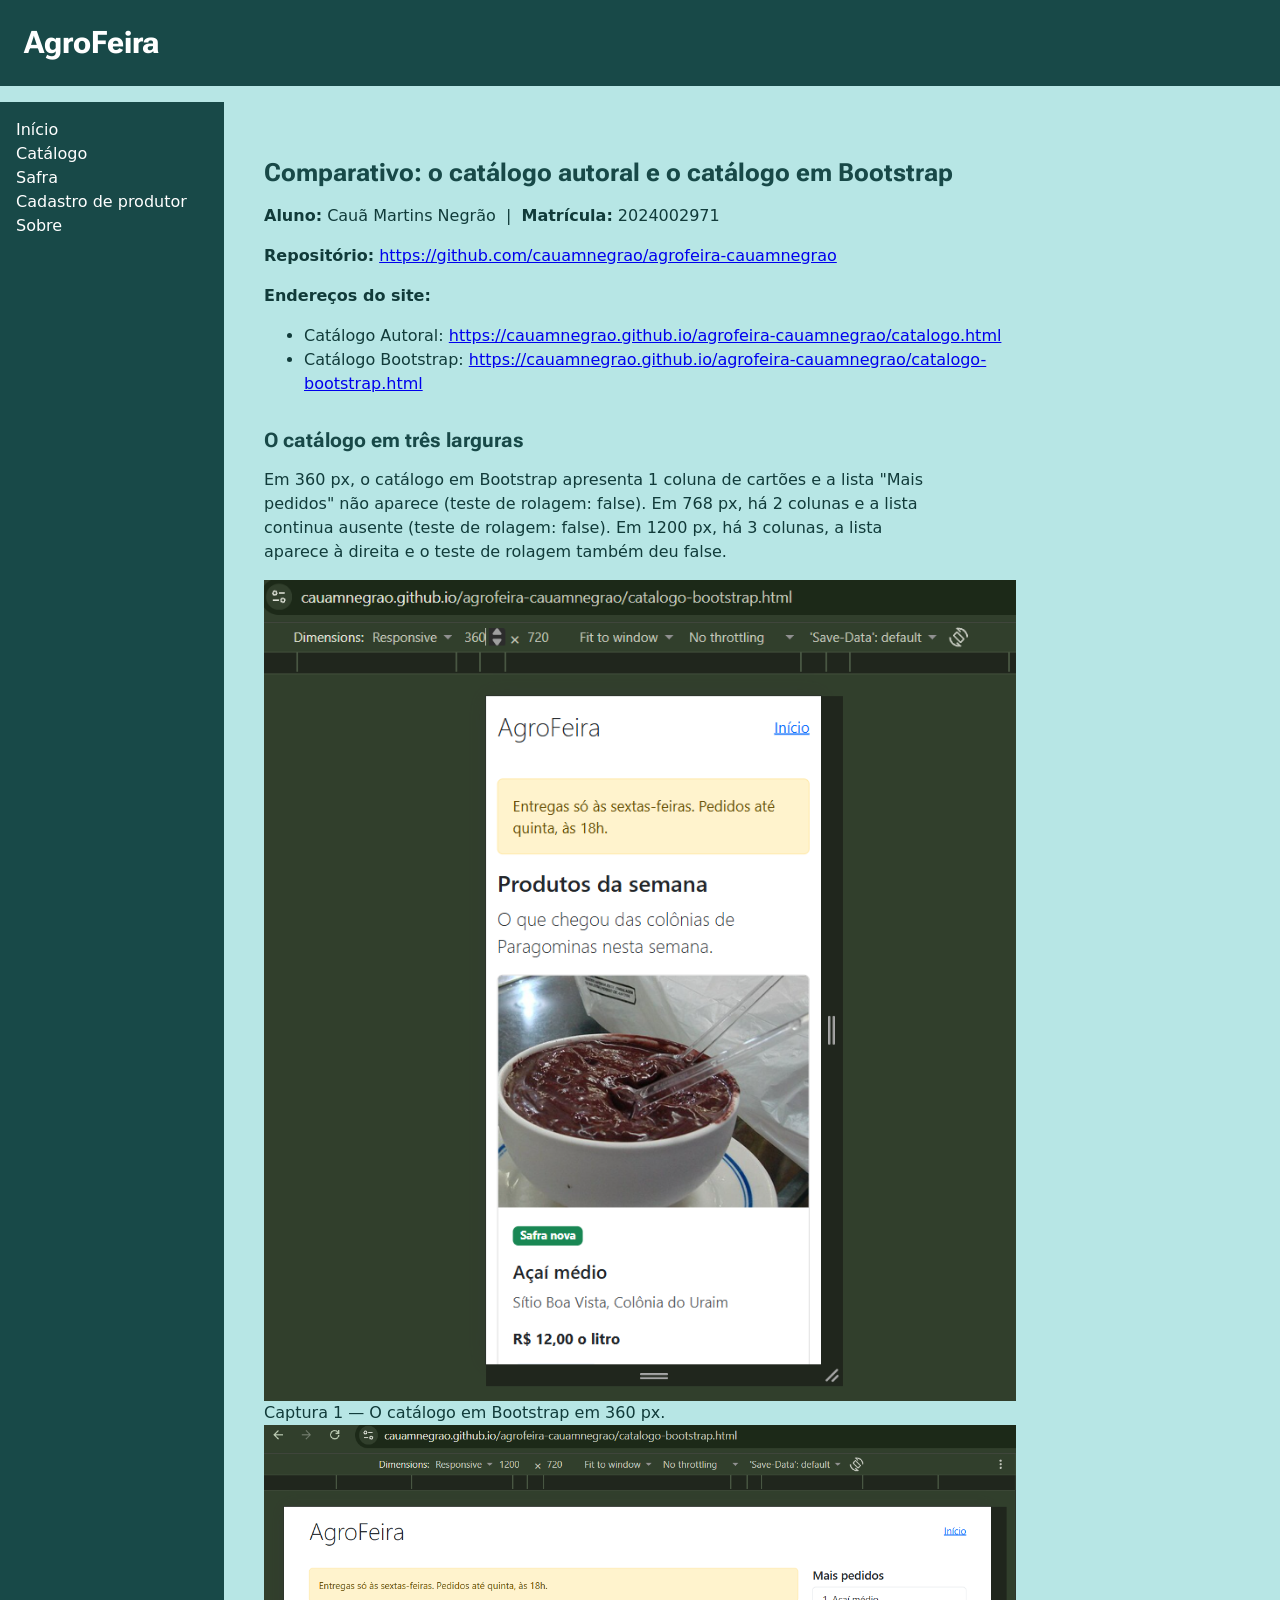
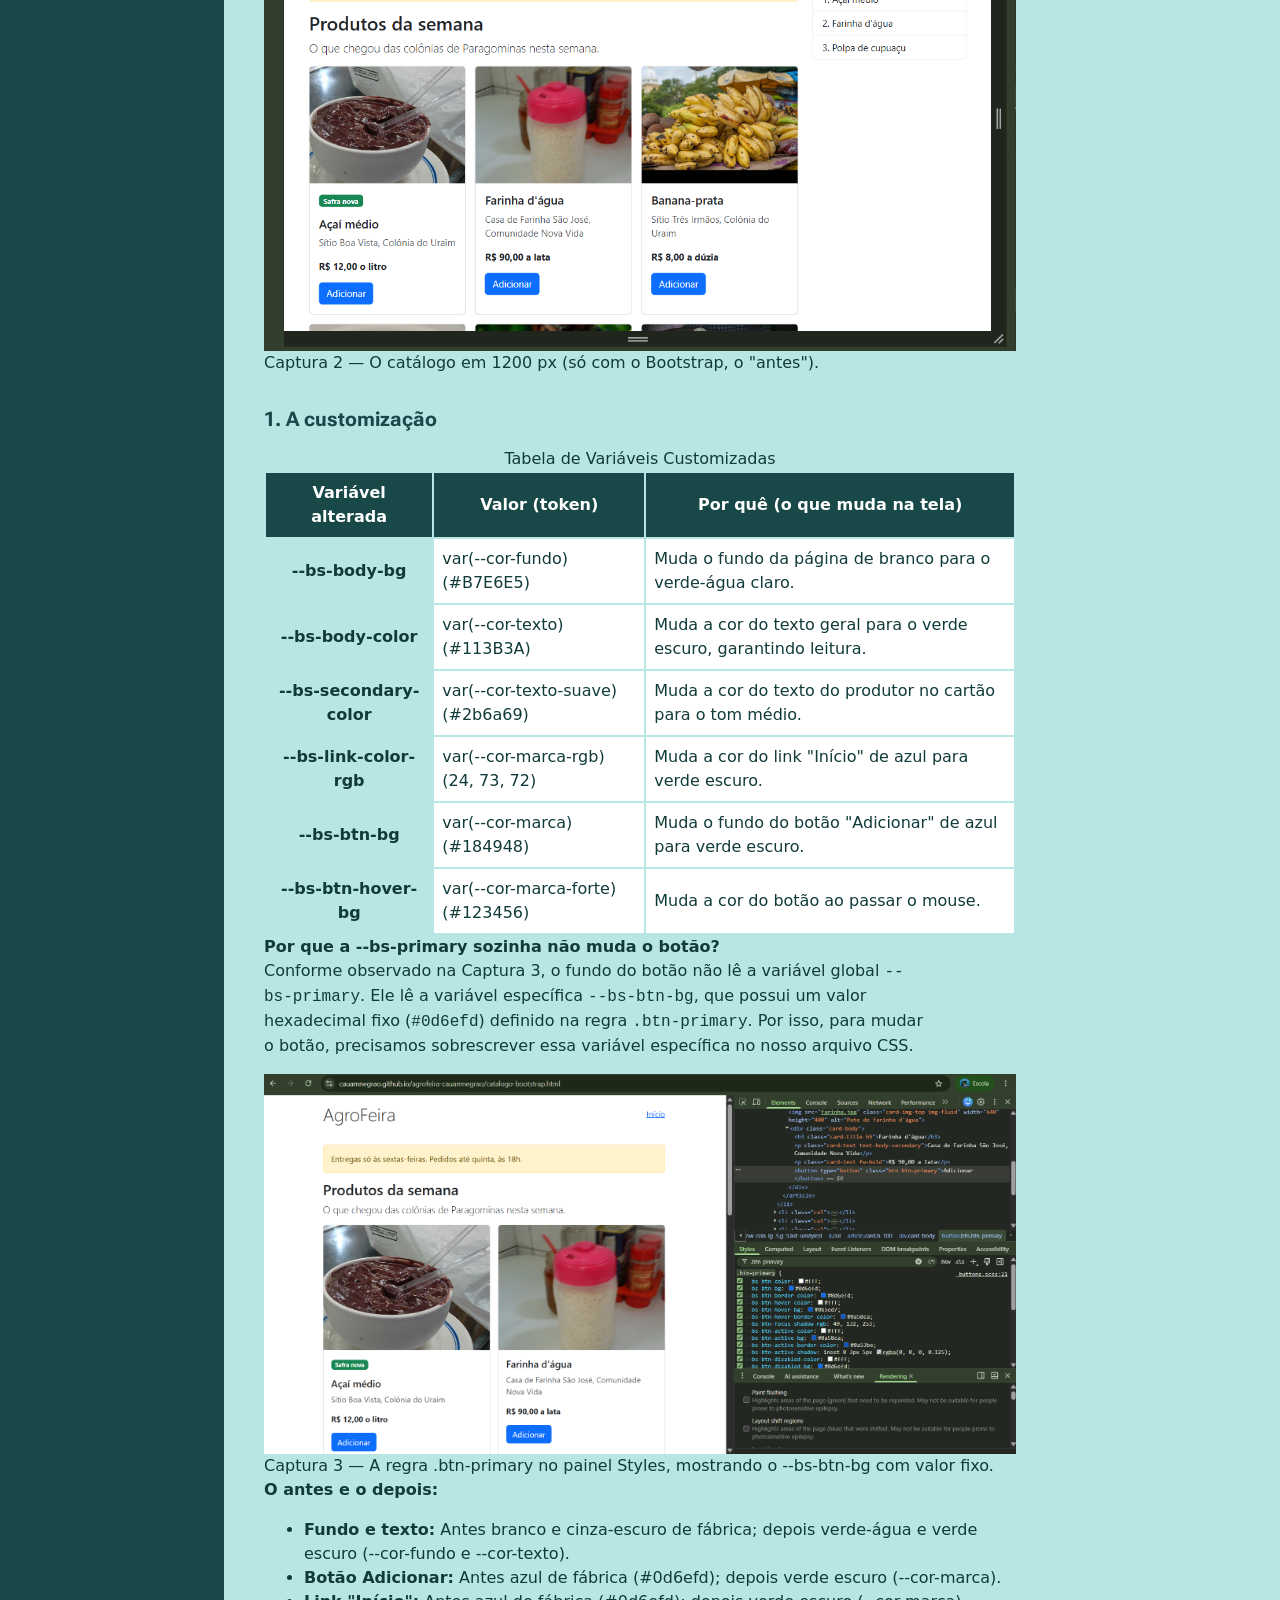
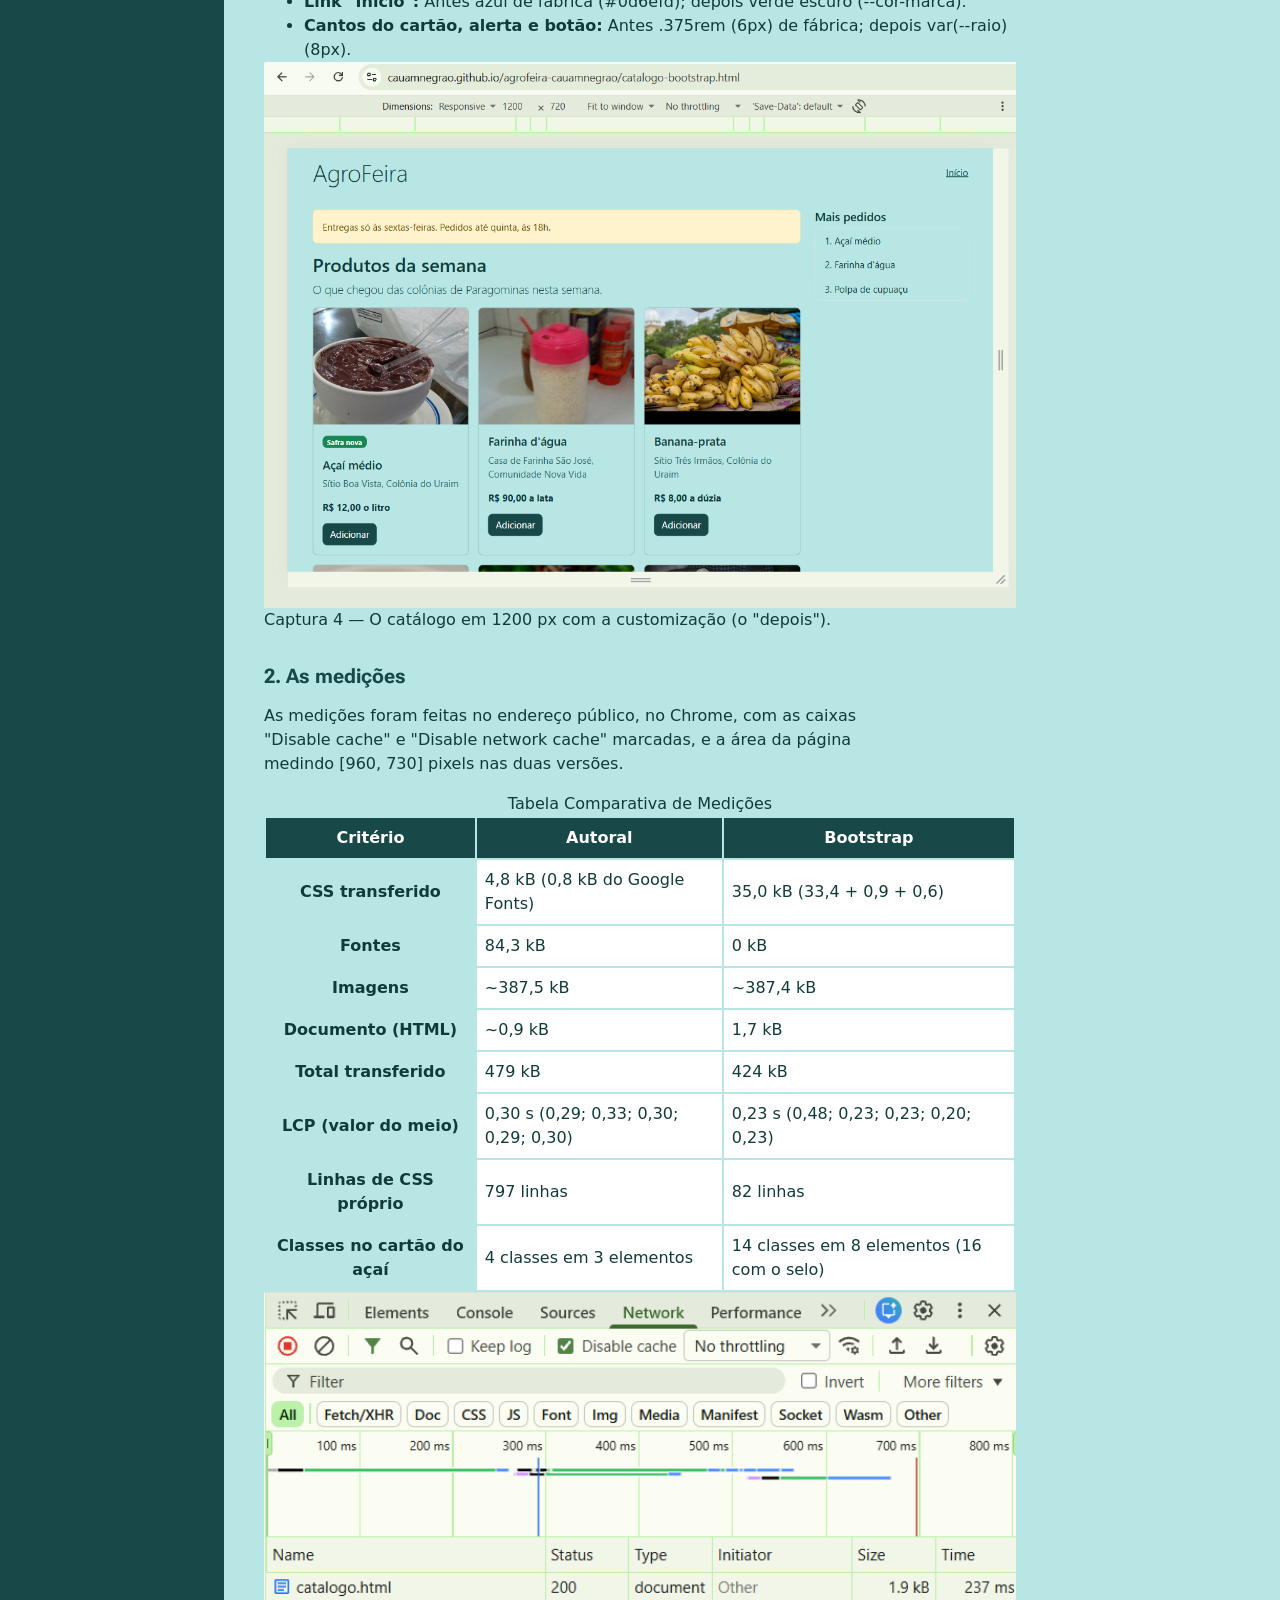
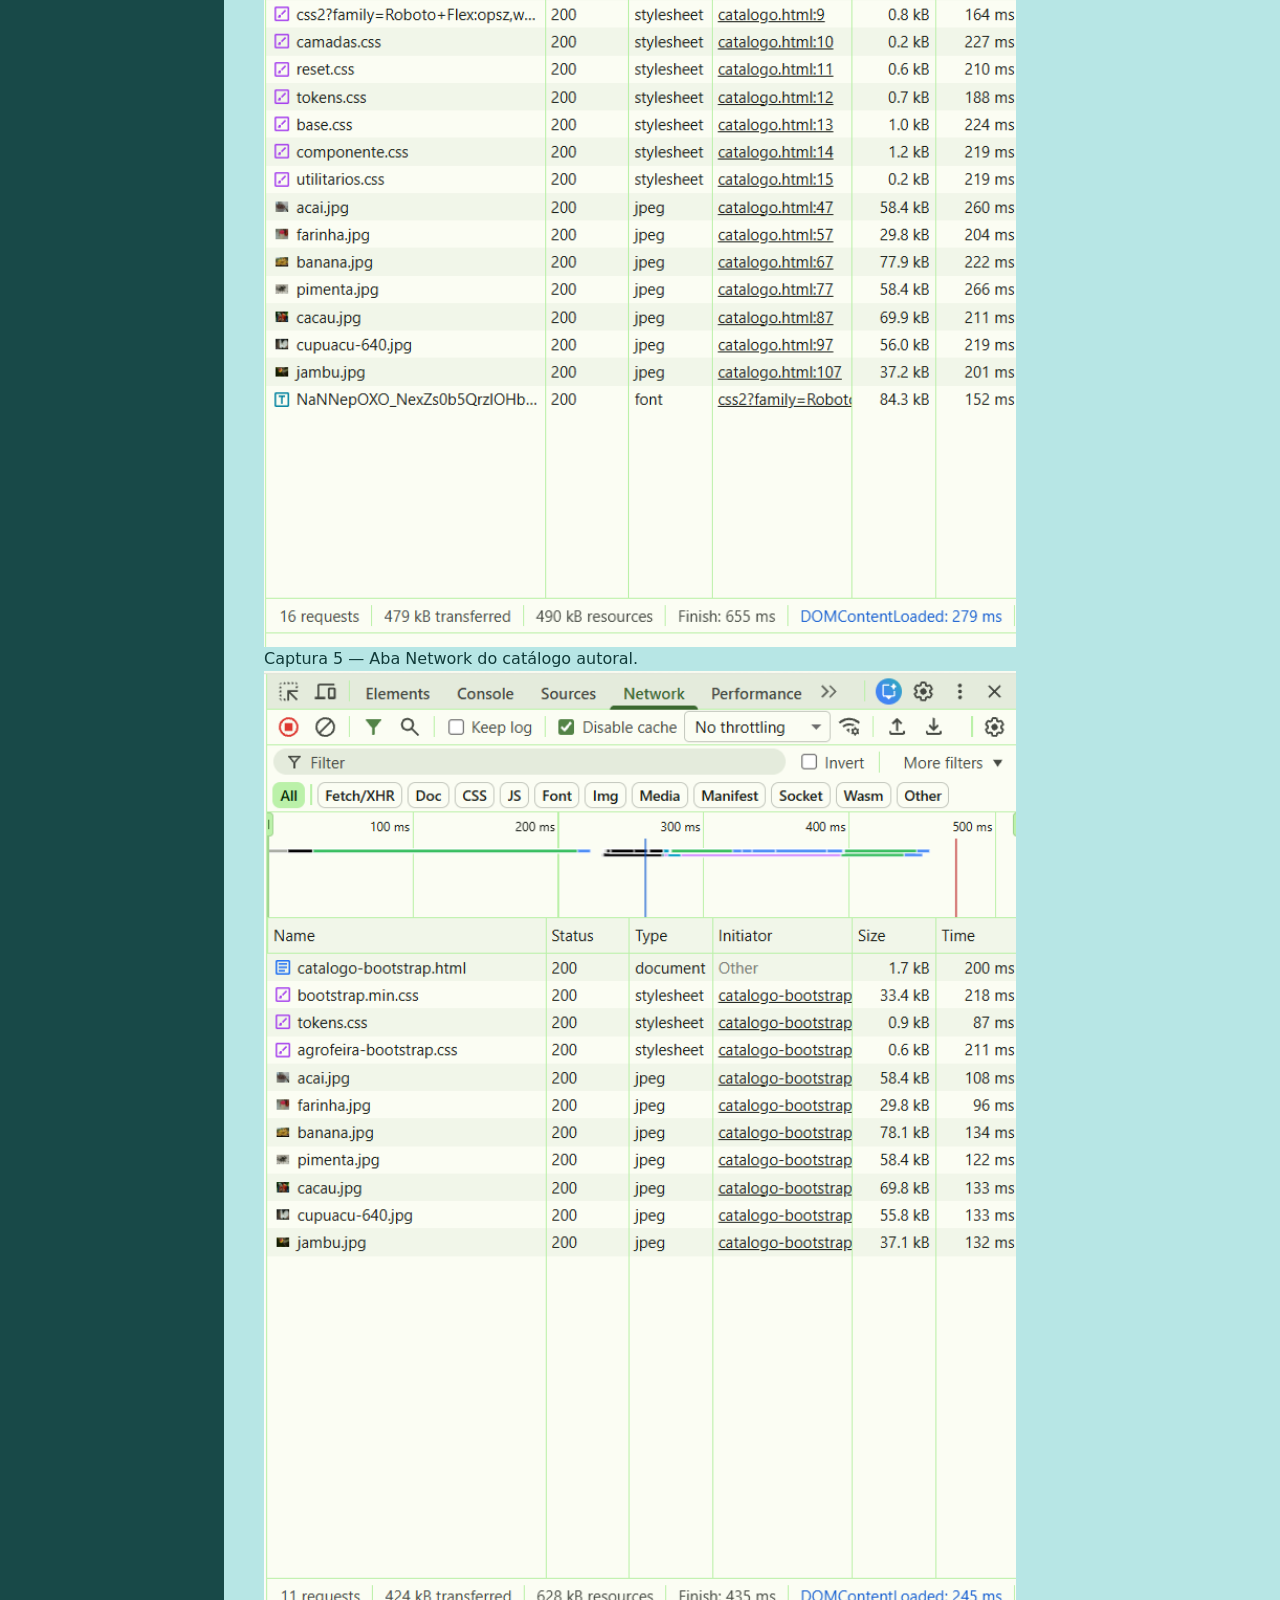
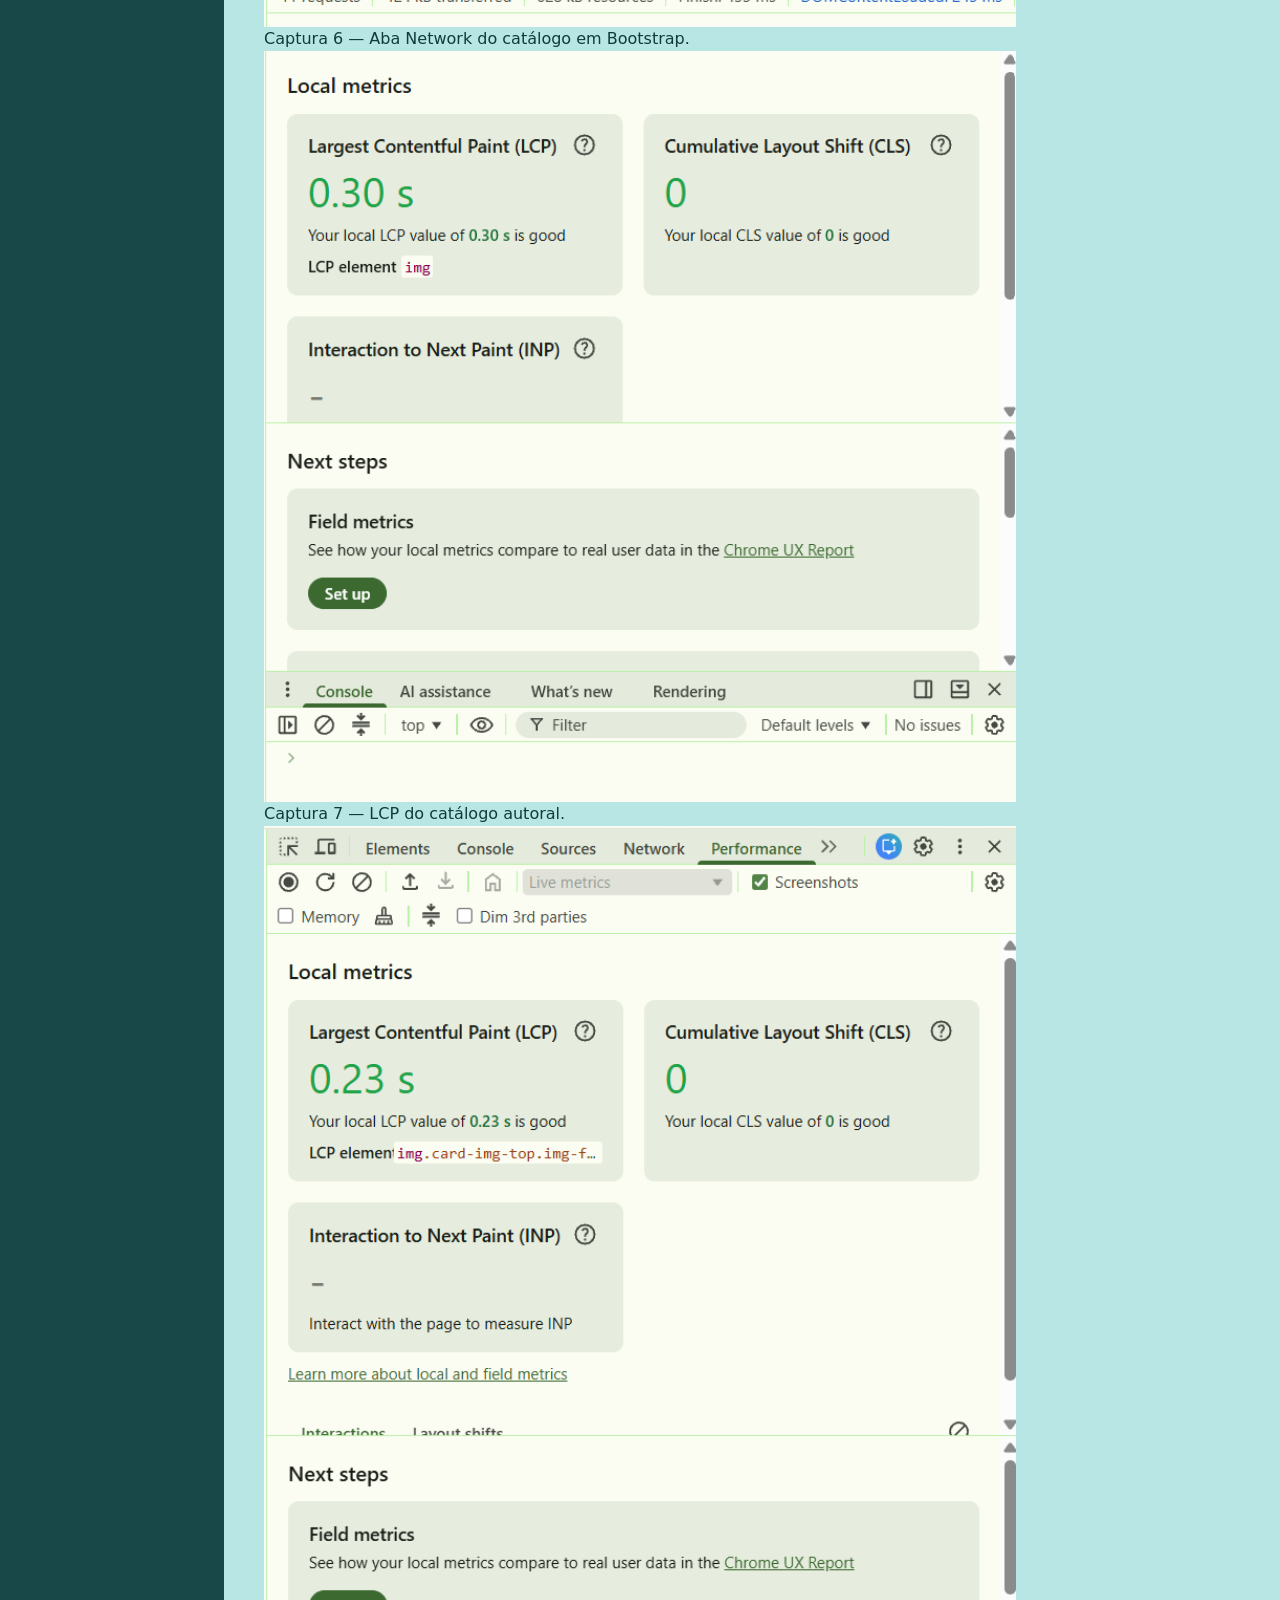
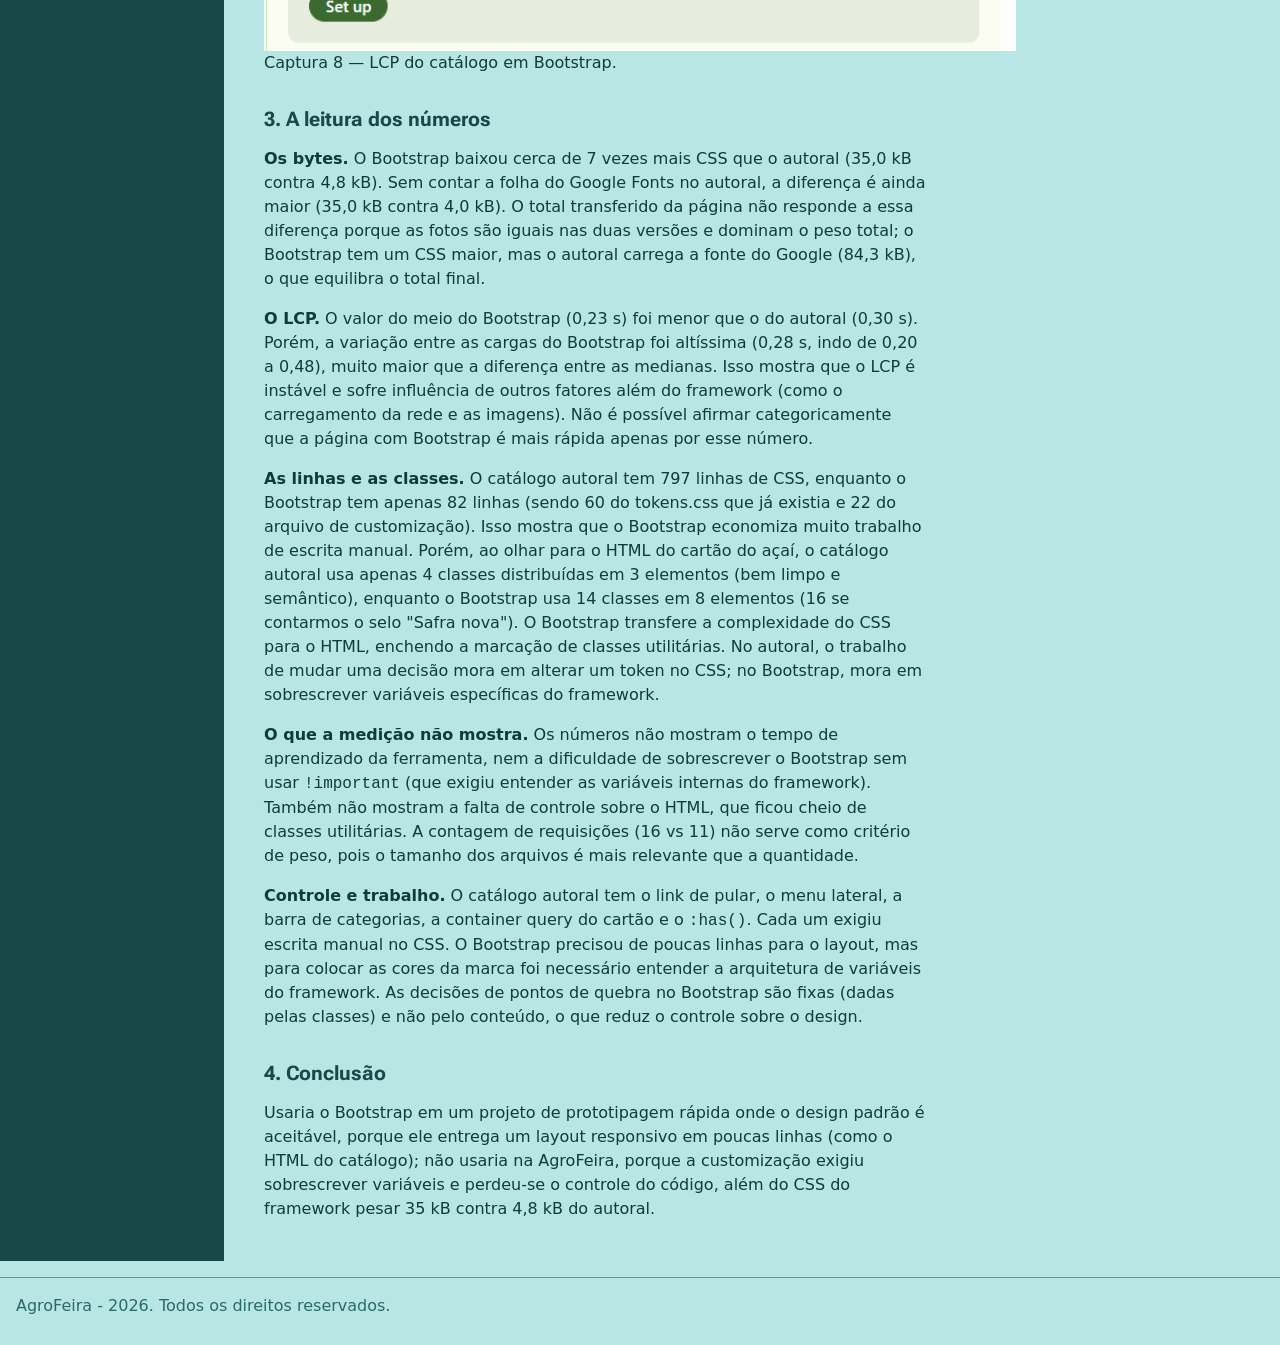
<file: comparativo.html>
<!doctype html>
<html lang="pt-BR">
<head>
    <meta charset="utf-8">
    <meta name="viewport" content="width=device-width, initial-scale=1">
    <title>AgroFeira — comparativo: CSS autoral e Bootstrap</title>
    
    <link rel="preconnect" href="https://fonts.googleapis.com">
    <link rel="preconnect" href="https://fonts.gstatic.com" crossorigin>
    <link href="https://fonts.googleapis.com/css2?family=Roboto+Flex:opsz,wght,XOPQ,XTRA,YOPQ,YTDE,YTFI,YTLC,YTUC@8..144,100..1000,96,468,79,-203,738,514,712&display=swap" rel="stylesheet">
    <link rel="stylesheet" href="camadas.css">
    <link rel="stylesheet" href="reset.css">
    <link rel="stylesheet" href="tokens.css">
    <link rel="stylesheet" href="base.css">
    <link rel="stylesheet" href="componente.css">
    <link rel="stylesheet" href="utilitarios.css">
</head>
<body class="pagina-catalogo">
    <a class="pular" href="#conteudo">Pular para o conteúdo</a>
    
    <header class="cabecalho-site">
        <h1>AgroFeira</h1>
    </header>
    
    <nav aria-label="Principal">
        <ul class="menu">
            <li><a href="index.html">Início</a></li>
            <li><a href="catalogo.html">Catálogo</a></li>
            <li><a href="safra.html">Safra</a></li>
            <li><a href="cadastro-produtor.html">Cadastro de produtor</a></li>
            <li><a href="sobre.html">Sobre</a></li>
        </ul>
    </nav>

    <main id="conteudo" style="padding: var(--espaco-3);">
        <h2>Comparativo: o catálogo autoral e o catálogo em Bootstrap</h2>
        <p><strong>Aluno:</strong> Cauã Martins Negrão &nbsp;|&nbsp; <strong>Matrícula:</strong> 2024002971 </p>
        <p><strong>Repositório:</strong> <a href="https://github.com/cauamnegrao/agrofeira-cauamnegrao">https://github.com/cauamnegrao/agrofeira-cauamnegrao</a></p>
        <p><strong>Endereços do site:</strong></p>
        <ul>
            <li>Catálogo Autoral: <a href="https://cauamnegrao.github.io/agrofeira-cauamnegrao/catalogo.html">https://cauamnegrao.github.io/agrofeira-cauamnegrao/catalogo.html</a></li>
            <li>Catálogo Bootstrap: <a href="https://cauamnegrao.github.io/agrofeira-cauamnegrao/catalogo-bootstrap.html">https://cauamnegrao.github.io/agrofeira-cauamnegrao/catalogo-bootstrap.html</a></li>
        </ul>

        <h3>O catálogo em três larguras</h3>
        <p>Em 360 px, o catálogo em Bootstrap apresenta 1 coluna de cartões e a lista "Mais pedidos" não aparece (teste de rolagem: false). Em 768 px, há 2 colunas e a lista continua ausente (teste de rolagem: false). Em 1200 px, há 3 colunas, a lista aparece à direita e o teste de rolagem também deu false.</p>
        
        <figure>
            <img src="captura-1-360.png" alt="Catálogo Bootstrap na largura de 360 pixels" width="1920" height="1080" style="max-width: 100%; height: auto;">
            <figcaption>Captura 1 — O catálogo em Bootstrap em 360 px.</figcaption>
        </figure>
        <figure>
            <img src="captura-2-1200-antes.png" alt="Catálogo Bootstrap na largura de 1200 pixels" width="1920" height="1080" style="max-width: 100%; height: auto;">
            <figcaption>Captura 2 — O catálogo em 1200 px (só com o Bootstrap, o "antes").</figcaption>
        </figure>

        <h3>1. A customização</h3>
        
        <table class="tabela-safra">
            <caption>Tabela de Variáveis Customizadas</caption>
            <thead>
                <tr>
                    <th scope="col">Variável alterada</th>
                    <th scope="col">Valor (token)</th>
                    <th scope="col">Por quê (o que muda na tela)</th>
                </tr>
            </thead>
            <tbody>
                <tr>
                    <th scope="row">--bs-body-bg</th>
                    <td>var(--cor-fundo) (#B7E6E5)</td>
                    <td>Muda o fundo da página de branco para o verde-água claro.</td>
                </tr>
                <tr>
                    <th scope="row">--bs-body-color</th>
                    <td>var(--cor-texto) (#113B3A)</td>
                    <td>Muda a cor do texto geral para o verde escuro, garantindo leitura.</td>
                </tr>
                <tr>
                    <th scope="row">--bs-secondary-color</th>
                    <td>var(--cor-texto-suave) (#2b6a69)</td>
                    <td>Muda a cor do texto do produtor no cartão para o tom médio.</td>
                </tr>
                <tr>
                    <th scope="row">--bs-link-color-rgb</th>
                    <td>var(--cor-marca-rgb) (24, 73, 72)</td>
                    <td>Muda a cor do link "Início" de azul para verde escuro.</td>
                </tr>
                <tr>
                    <th scope="row">--bs-btn-bg</th>
                    <td>var(--cor-marca) (#184948)</td>
                    <td>Muda o fundo do botão "Adicionar" de azul para verde escuro.</td>
                </tr>
                <tr>
                    <th scope="row">--bs-btn-hover-bg</th>
                    <td>var(--cor-marca-forte) (#123456)</td>
                    <td>Muda a cor do botão ao passar o mouse.</td>
                </tr>
            </tbody>
        </table>

        <p><strong>Por que a --bs-primary sozinha não muda o botão?</strong><br>
        Conforme observado na Captura 3, o fundo do botão não lê a variável global <code>--bs-primary</code>. Ele lê a variável específica <code>--bs-btn-bg</code>, que possui um valor hexadecimal fixo (<code>#0d6efd</code>) definido na regra <code>.btn-primary</code>. Por isso, para mudar o botão, precisamos sobrescrever essa variável específica no nosso arquivo CSS.</p>
        
        <figure>
            <img src="captura-3-regra-botao.png" alt="Painel de estilos do Chrome mostrando a regra .btn-primary" width="1920" height="1080" style="max-width: 100%; height: auto;">
            <figcaption>Captura 3 — A regra .btn-primary no painel Styles, mostrando o --bs-btn-bg com valor fixo.</figcaption>
        </figure>
        
        <p><strong>O antes e o depois:</strong></p>
        <ul>
            <li><strong>Fundo e texto:</strong> Antes branco e cinza-escuro de fábrica; depois verde-água e verde escuro (--cor-fundo e --cor-texto).</li>
            <li><strong>Botão Adicionar:</strong> Antes azul de fábrica (#0d6efd); depois verde escuro (--cor-marca).</li>
            <li><strong>Link "Início":</strong> Antes azul de fábrica (#0d6efd); depois verde escuro (--cor-marca).</li>
            <li><strong>Cantos do cartão, alerta e botão:</strong> Antes .375rem (6px) de fábrica; depois var(--raio) (8px).</li>
        </ul>
        
        <figure>
            <img src="captura-4-1200-depois.png" alt="Catálogo Bootstrap na largura de 1200 pixels, customizado" width="1920" height="1080" style="max-width: 100%; height: auto;">
            <figcaption>Captura 4 — O catálogo em 1200 px com a customização (o "depois").</figcaption>
        </figure>

        <h3>2. As medições</h3>
        <p>As medições foram feitas no endereço público, no Chrome, com as caixas "Disable cache" e "Disable network cache" marcadas, e a área da página medindo [960, 730] pixels nas duas versões.</p>
        
        <table class="tabela-safra">
            <caption>Tabela Comparativa de Medições</caption>
            <thead>
                <tr>
                    <th scope="col">Critério</th>
                    <th scope="col">Autoral</th>
                    <th scope="col">Bootstrap</th>
                </tr>
            </thead>
            <tbody>
                <tr>
                    <th scope="row">CSS transferido</th>
                    <td>4,8 kB (0,8 kB do Google Fonts)</td>
                    <td>35,0 kB (33,4 + 0,9 + 0,6)</td>
                </tr>
                <tr>
                    <th scope="row">Fontes</th>
                    <td>84,3 kB</td>
                    <td>0 kB</td>
                </tr>
                <tr>
                    <th scope="row">Imagens</th>
                    <td>~387,5 kB</td>
                    <td>~387,4 kB</td>
                </tr>
                <tr>
                    <th scope="row">Documento (HTML)</th>
                    <td>~0,9 kB</td>
                    <td>1,7 kB</td>
                </tr>
                <tr>
                    <th scope="row">Total transferido</th>
                    <td>479 kB</td>
                    <td>424 kB</td>
                </tr>
                <tr>
                    <th scope="row">LCP (valor do meio)</th>
                    <td>0,30 s (0,29; 0,33; 0,30; 0,29; 0,30)</td>
                    <td>0,23 s (0,48; 0,23; 0,23; 0,20; 0,23)</td>
                </tr>
                <tr>
                    <th scope="row">Linhas de CSS próprio</th>
                    <td>797 linhas</td>
                    <td>82 linhas</td>
                </tr>
                <tr>
                    <th scope="row">Classes no cartão do açaí</th>
                    <td>4 classes em 3 elementos</td>
                    <td>14 classes em 8 elementos (16 com o selo)</td>
                </tr>
            </tbody>
        </table>

        <figure>
            <img src="captura-5-rede-autoral.png" alt="Aba Network do catálogo autoral" width="1920" height="1080" style="max-width: 100%; height: auto;">
            <figcaption>Captura 5 — Aba Network do catálogo autoral.</figcaption>
        </figure>
        <figure>
            <img src="captura-6-rede-bootstrap.png" alt="Aba Network do catálogo em Bootstrap" width="1920" height="1080" style="max-width: 100%; height: auto;">
            <figcaption>Captura 6 — Aba Network do catálogo em Bootstrap.</figcaption>
        </figure>
        <figure>
            <img src="captura-7-lcp-autoral.png" alt="Painel Performance mostrando o LCP do catálogo autoral" width="1920" height="1080" style="max-width: 100%; height: auto;">
            <figcaption>Captura 7 — LCP do catálogo autoral.</figcaption>
        </figure>
        <figure>
            <img src="captura-8-lcp-bootstrap.png" alt="Painel Performance mostrando o LCP do catálogo Bootstrap" width="1920" height="1080" style="max-width: 100%; height: auto;">
            <figcaption>Captura 8 — LCP do catálogo em Bootstrap.</figcaption>
        </figure>

        <h3>3. A leitura dos números</h3>

        <p><strong>Os bytes.</strong> O Bootstrap baixou cerca de 7 vezes mais CSS que o autoral (35,0 kB contra 4,8 kB). Sem contar a folha do Google Fonts no autoral, a diferença é ainda maior (35,0 kB contra 4,0 kB). O total transferido da página não responde a essa diferença porque as fotos são iguais nas duas versões e dominam o peso total; o Bootstrap tem um CSS maior, mas o autoral carrega a fonte do Google (84,3 kB), o que equilibra o total final.</p>

        <p><strong>O LCP.</strong> O valor do meio do Bootstrap (0,23 s) foi menor que o do autoral (0,30 s). Porém, a variação entre as cargas do Bootstrap foi altíssima (0,28 s, indo de 0,20 a 0,48), muito maior que a diferença entre as medianas. Isso mostra que o LCP é instável e sofre influência de outros fatores além do framework (como o carregamento da rede e as imagens). Não é possível afirmar categoricamente que a página com Bootstrap é mais rápida apenas por esse número.</p>

        <p><strong>As linhas e as classes.</strong> O catálogo autoral tem 797 linhas de CSS, enquanto o Bootstrap tem apenas 82 linhas (sendo 60 do tokens.css que já existia e 22 do arquivo de customização). Isso mostra que o Bootstrap economiza muito trabalho de escrita manual. Porém, ao olhar para o HTML do cartão do açaí, o catálogo autoral usa apenas 4 classes distribuídas em 3 elementos (bem limpo e semântico), enquanto o Bootstrap usa 14 classes em 8 elementos (16 se contarmos o selo "Safra nova"). O Bootstrap transfere a complexidade do CSS para o HTML, enchendo a marcação de classes utilitárias. No autoral, o trabalho de mudar uma decisão mora em alterar um token no CSS; no Bootstrap, mora em sobrescrever variáveis específicas do framework.</p>

        <p><strong>O que a medição não mostra.</strong> Os números não mostram o tempo de aprendizado da ferramenta, nem a dificuldade de sobrescrever o Bootstrap sem usar <code>!important</code> (que exigiu entender as variáveis internas do framework). Também não mostram a falta de controle sobre o HTML, que ficou cheio de classes utilitárias. A contagem de requisições (16 vs 11) não serve como critério de peso, pois o tamanho dos arquivos é mais relevante que a quantidade.</p>

        <p><strong>Controle e trabalho.</strong> O catálogo autoral tem o link de pular, o menu lateral, a barra de categorias, a container query do cartão e o <code>:has()</code>. Cada um exigiu escrita manual no CSS. O Bootstrap precisou de poucas linhas para o layout, mas para colocar as cores da marca foi necessário entender a arquitetura de variáveis do framework. As decisões de pontos de quebra no Bootstrap são fixas (dadas pelas classes) e não pelo conteúdo, o que reduz o controle sobre o design.</p>

        <h3>4. Conclusão</h3>

        <p>Usaria o Bootstrap em um projeto de prototipagem rápida onde o design padrão é aceitável, porque ele entrega um layout responsivo em poucas linhas (como o HTML do catálogo); não usaria na AgroFeira, porque a customização exigiu sobrescrever variáveis e perdeu-se o controle do código, além do CSS do framework pesar 35 kB contra 4,8 kB do autoral.</p>

    </main>
    
    <footer class="rodape-site">
        <p>AgroFeira - 2026. Todos os direitos reservados.</p>
    </footer>
</body>
</html>
</file>
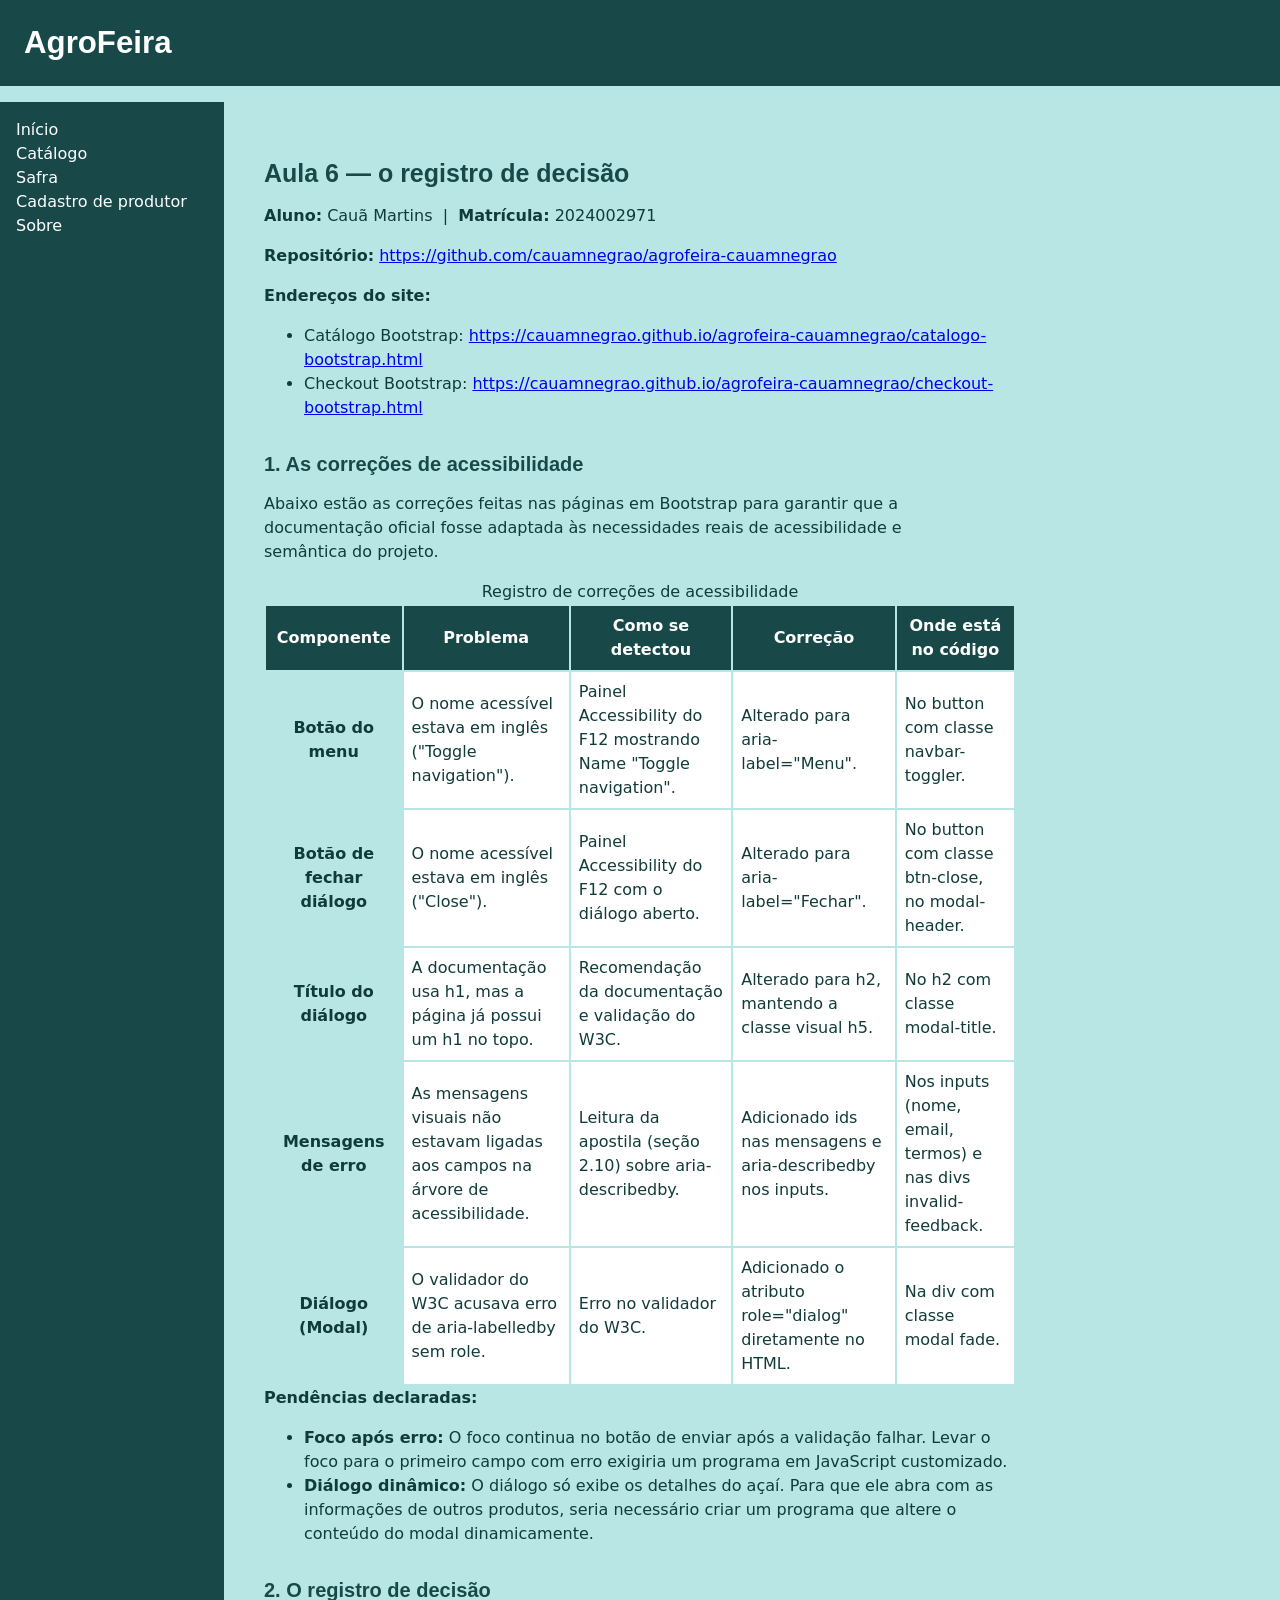
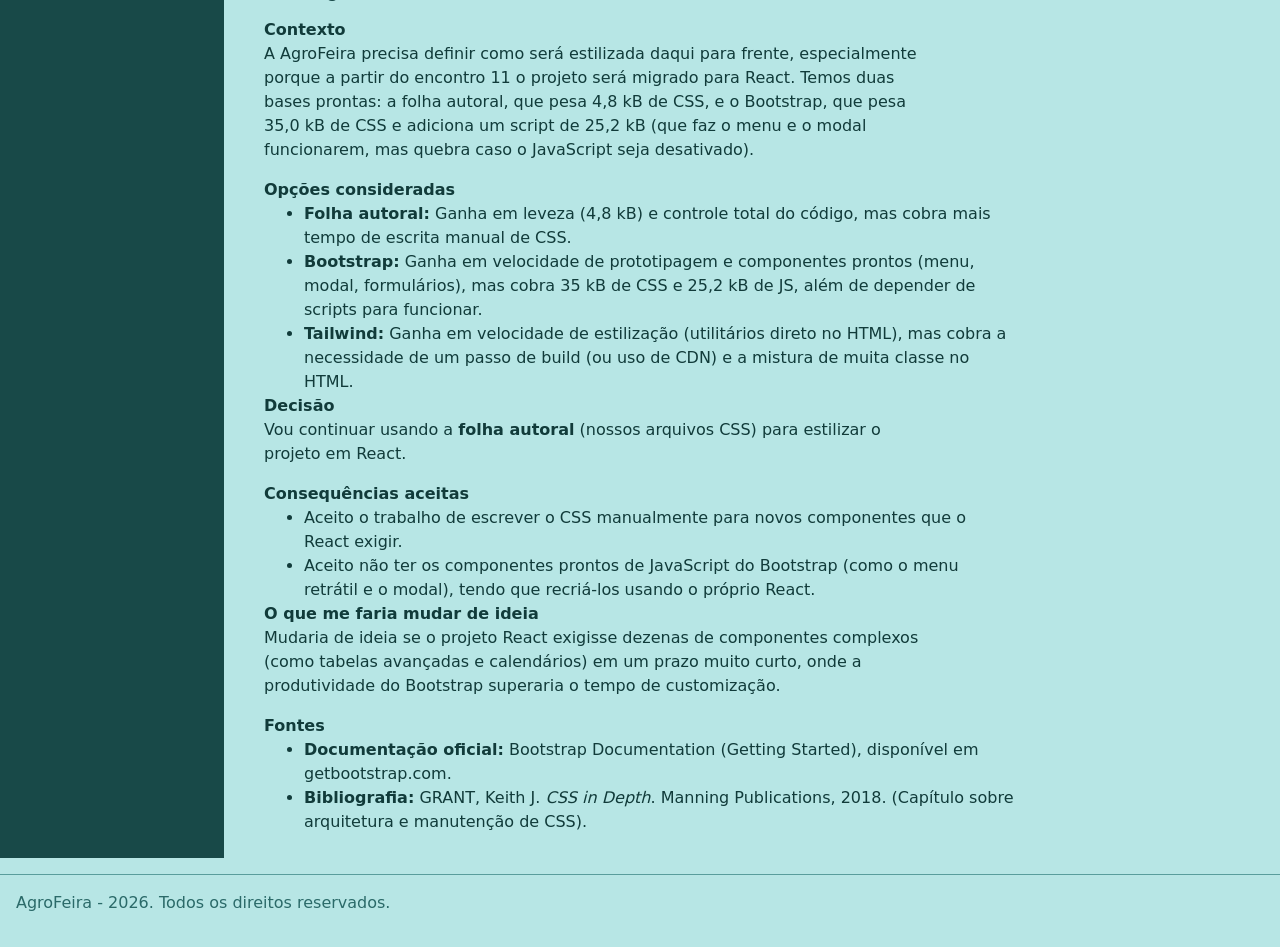
<file: decisao.html>
<!doctype html>
<html lang="pt-BR">
<head>
    <meta charset="utf-8">
    <meta name="viewport" content="width=device-width, initial-scale=1">
    <title>Aula 6 — o registro de decisão - Cauã Martins Negrão</title>
    <link rel="stylesheet" href="camadas.css">
    <link rel="stylesheet" href="reset.css">
    <link rel="stylesheet" href="tokens.css">
    <link rel="stylesheet" href="base.css">
    <link rel="stylesheet" href="componente.css">
    <link rel="stylesheet" href="utilitarios.css">
</head>
<body class="pagina-catalogo">
    <a class="pular" href="#conteudo">Pular para o conteúdo</a>
    <header class="cabecalho-site">
        <h1>AgroFeira</h1>
    </header>
    <nav aria-label="Principal">
        <ul class="menu">
            <li><a href="index.html">Início</a></li>
            <li><a href="catalogo.html">Catálogo</a></li>
            <li><a href="safra.html">Safra</a></li>
            <li><a href="cadastro-produtor.html">Cadastro de produtor</a></li>
            <li><a href="sobre.html">Sobre</a></li>
        </ul>
    </nav>

    <main id="conteudo" style="padding: var(--espaco-3);">
        <h2>Aula 6 — o registro de decisão</h2>
        
        <p><strong>Aluno:</strong> Cauã Martins &nbsp;|&nbsp; <strong>Matrícula:</strong> 2024002971 </p>
        <p><strong>Repositório:</strong> <a href="https://github.com/cauamnegrao/agrofeira-cauamnegrao">https://github.com/cauamnegrao/agrofeira-cauamnegrao</a></p>
        <p><strong>Endereços do site:</strong></p>
        <ul>
            <li>Catálogo Bootstrap: <a href="https://cauamnegrao.github.io/agrofeira-cauamnegrao/catalogo-bootstrap.html">https://cauamnegrao.github.io/agrofeira-cauamnegrao/catalogo-bootstrap.html</a></li>
            <li>Checkout Bootstrap: <a href="https://cauamnegrao.github.io/agrofeira-cauamnegrao/checkout-bootstrap.html">https://cauamnegrao.github.io/agrofeira-cauamnegrao/checkout-bootstrap.html</a></li>
        </ul>

        <h3>1. As correções de acessibilidade</h3>
        <p>Abaixo estão as correções feitas nas páginas em Bootstrap para garantir que a documentação oficial fosse adaptada às necessidades reais de acessibilidade e semântica do projeto.</p>
        
        <table class="tabela-safra">
            <caption>Registro de correções de acessibilidade</caption>
            <thead>
                <tr>
                    <th scope="col">Componente</th>
                    <th scope="col">Problema</th>
                    <th scope="col">Como se detectou</th>
                    <th scope="col">Correção</th>
                    <th scope="col">Onde está no código</th>
                </tr>
            </thead>
            <tbody>
                <tr>
                    <th scope="row">Botão do menu</th>
                    <td>O nome acessível estava em inglês ("Toggle navigation").</td>
                    <td>Painel Accessibility do F12 mostrando Name "Toggle navigation".</td>
                    <td>Alterado para aria-label="Menu".</td>
                    <td>No button com classe navbar-toggler.</td>
                </tr>
                <tr>
                    <th scope="row">Botão de fechar diálogo</th>
                    <td>O nome acessível estava em inglês ("Close").</td>
                    <td>Painel Accessibility do F12 com o diálogo aberto.</td>
                    <td>Alterado para aria-label="Fechar".</td>
                    <td>No button com classe btn-close, no modal-header.</td>
                </tr>
                <tr>
                    <th scope="row">Título do diálogo</th>
                    <td>A documentação usa h1, mas a página já possui um h1 no topo.</td>
                    <td>Recomendação da documentação e validação do W3C.</td>
                    <td>Alterado para h2, mantendo a classe visual h5.</td>
                    <td>No h2 com classe modal-title.</td>
                </tr>
                <tr>
                    <th scope="row">Mensagens de erro</th>
                    <td>As mensagens visuais não estavam ligadas aos campos na árvore de acessibilidade.</td>
                    <td>Leitura da apostila (seção 2.10) sobre aria-describedby.</td>
                    <td>Adicionado ids nas mensagens e aria-describedby nos inputs.</td>
                    <td>Nos inputs (nome, email, termos) e nas divs invalid-feedback.</td>
                </tr>
                <tr>
                    <th scope="row">Diálogo (Modal)</th>
                    <td>O validador do W3C acusava erro de aria-labelledby sem role.</td>
                    <td>Erro no validador do W3C.</td>
                    <td>Adicionado o atributo role="dialog" diretamente no HTML.</td>
                    <td>Na div com classe modal fade.</td>
                </tr>
            </tbody>
        </table>

        <p><strong>Pendências declaradas:</strong></p>
        <ul>
            <li><strong>Foco após erro:</strong> O foco continua no botão de enviar após a validação falhar. Levar o foco para o primeiro campo com erro exigiria um programa em JavaScript customizado.</li>
            <li><strong>Diálogo dinâmico:</strong> O diálogo só exibe os detalhes do açaí. Para que ele abra com as informações de outros produtos, seria necessário criar um programa que altere o conteúdo do modal dinamicamente.</li>
        </ul>

        <h3>2. O registro de decisão</h3>
        
        <h4>Contexto</h4>
        <p>A AgroFeira precisa definir como será estilizada daqui para frente, especialmente porque a partir do encontro 11 o projeto será migrado para React. Temos duas bases prontas: a folha autoral, que pesa 4,8 kB de CSS, e o Bootstrap, que pesa 35,0 kB de CSS e adiciona um script de 25,2 kB (que faz o menu e o modal funcionarem, mas quebra caso o JavaScript seja desativado).</p>

        <h4>Opções consideradas</h4>
        <ul>
            <li><strong>Folha autoral:</strong> Ganha em leveza (4,8 kB) e controle total do código, mas cobra mais tempo de escrita manual de CSS.</li>
            <li><strong>Bootstrap:</strong> Ganha em velocidade de prototipagem e componentes prontos (menu, modal, formulários), mas cobra 35 kB de CSS e 25,2 kB de JS, além de depender de scripts para funcionar.</li>
            <li><strong>Tailwind:</strong> Ganha em velocidade de estilização (utilitários direto no HTML), mas cobra a necessidade de um passo de build (ou uso de CDN) e a mistura de muita classe no HTML.</li>
        </ul>

        <h4>Decisão</h4>
        <p>Vou continuar usando a <strong>folha autoral</strong> (nossos arquivos CSS) para estilizar o projeto em React.</p>

        <h4>Consequências aceitas</h4>
        <ul>
            <li>Aceito o trabalho de escrever o CSS manualmente para novos componentes que o React exigir.</li>
            <li>Aceito não ter os componentes prontos de JavaScript do Bootstrap (como o menu retrátil e o modal), tendo que recriá-los usando o próprio React.</li>
        </ul>

        <h4>O que me faria mudar de ideia</h4>
        <p>Mudaria de ideia se o projeto React exigisse dezenas de componentes complexos (como tabelas avançadas e calendários) em um prazo muito curto, onde a produtividade do Bootstrap superaria o tempo de customização.</p>

        <h4>Fontes</h4>
        <ul>
            <li><strong>Documentação oficial:</strong> Bootstrap Documentation (Getting Started), disponível em getbootstrap.com.</li>
            <li><strong>Bibliografia:</strong> GRANT, Keith J. <em>CSS in Depth</em>. Manning Publications, 2018. (Capítulo sobre arquitetura e manutenção de CSS).</li>
        </ul>

    </main>
    
    <footer class="rodape-site">
        <p>AgroFeira - 2026. Todos os direitos reservados.</p>
    </footer>
</body>
</html>
</file>
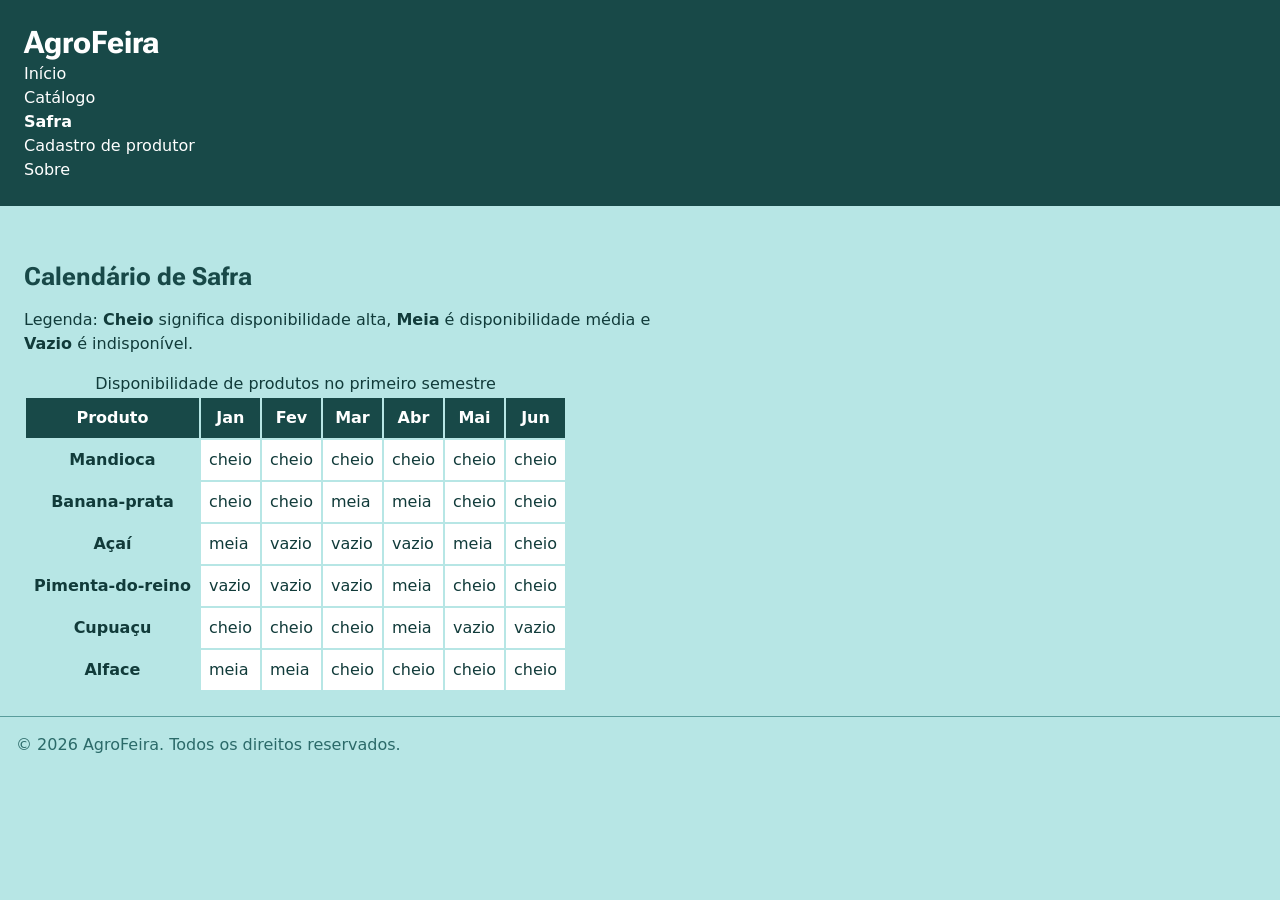
<file: safra.html>
<!DOCTYPE html>
<html lang="pt-BR">
<head>
    <meta charset="UTF-8">
    <meta name="viewport" content="width=device-width, initial-scale=1.0">
    <title>Safra - AgroFeira</title>
    <link rel="preconnect" href="https://fonts.googleapis.com">
    <link rel="preconnect" href="https://fonts.gstatic.com" crossorigin>
    <link href="https://fonts.googleapis.com/css2?family=Roboto+Flex:opsz,wght,XOPQ,XTRA,YOPQ,YTDE,YTFI,YTLC,YTUC@8..144,100..1000,96,468,79,-203,738,514,712&display=swap" rel="stylesheet">
    <link rel="stylesheet" href="camadas.css">
    <link rel="stylesheet" href="reset.css">
    <link rel="stylesheet" href="tokens.css">
    <link rel="stylesheet" href="base.css">
    <link rel="stylesheet" href="componente.css">
    <link rel="stylesheet" href="utilitarios.css">
</head>
<body>

    <a href="#conteudo" class="pular">Pular para o conteúdo</a>

    <header class="cabecalho-site">
        <h1>AgroFeira</h1>
        <nav aria-label="Principal">
            <ul class="menu">
                <li><a href="index.html">Início</a></li>
                <li><a href="catalogo.html">Catálogo</a></li>
                <li><a href="safra.html" aria-current="page">Safra</a></li>
                <li><a href="cadastro-produtor.html">Cadastro de produtor</a></li>
                <li><a href="sobre.html">Sobre</a></li>
            </ul>
        </nav>
    </header>

    <main id="conteudo">
        <h2>Calendário de Safra</h2>
        <p id="legenda-safra">Legenda: <strong>Cheio</strong> significa disponibilidade alta, <strong>Meia</strong> é disponibilidade média e <strong>Vazio</strong> é indisponível.</p>

        <table class="tabela-safra" aria-describedby="legenda-safra">
            <caption>Disponibilidade de produtos no primeiro semestre</caption>
            <thead>
                <tr>
                    <th scope="col">Produto</th>
                    <th scope="col">Jan</th>
                    <th scope="col">Fev</th>
                    <th scope="col">Mar</th>
                    <th scope="col">Abr</th>
                    <th scope="col">Mai</th>
                    <th scope="col">Jun</th>
                </tr>
            </thead>
            <tbody>
                <tr>
                    <th scope="row">Mandioca</th>
                    <td>cheio</td>
                    <td>cheio</td>
                    <td>cheio</td>
                    <td>cheio</td>
                    <td>cheio</td>
                    <td>cheio</td>
                </tr>
                <tr>
                    <th scope="row">Banana-prata</th>
                    <td>cheio</td>
                    <td>cheio</td>
                    <td>meia</td>
                    <td>meia</td>
                    <td>cheio</td>
                    <td>cheio</td>
                </tr>
                <tr>
                    <th scope="row">Açaí</th>
                    <td>meia</td>
                    <td>vazio</td>
                    <td>vazio</td>
                    <td>vazio</td>
                    <td>meia</td>
                    <td>cheio</td>
                </tr>
                <tr>
                    <th scope="row">Pimenta-do-reino</th>
                    <td>vazio</td>
                    <td>vazio</td>
                    <td>vazio</td>
                    <td>meia</td>
                    <td>cheio</td>
                    <td>cheio</td>
                </tr>
                <tr>
                    <th scope="row">Cupuaçu</th>
                    <td>cheio</td>
                    <td>cheio</td>
                    <td>cheio</td>
                    <td>meia</td>
                    <td>vazio</td>
                    <td>vazio</td>
                </tr>
                <tr>
                    <th scope="row">Alface</th>
                    <td>meia</td>
                    <td>meia</td>
                    <td>cheio</td>
                    <td>cheio</td>
                    <td>cheio</td>
                    <td>cheio</td>
                </tr>
            </tbody>
        </table>
    </main>

    <footer class="rodape-site">
        <p>&copy; 2026 AgroFeira. Todos os direitos reservados.</p>
    </footer>
</body>
</html>
</file>
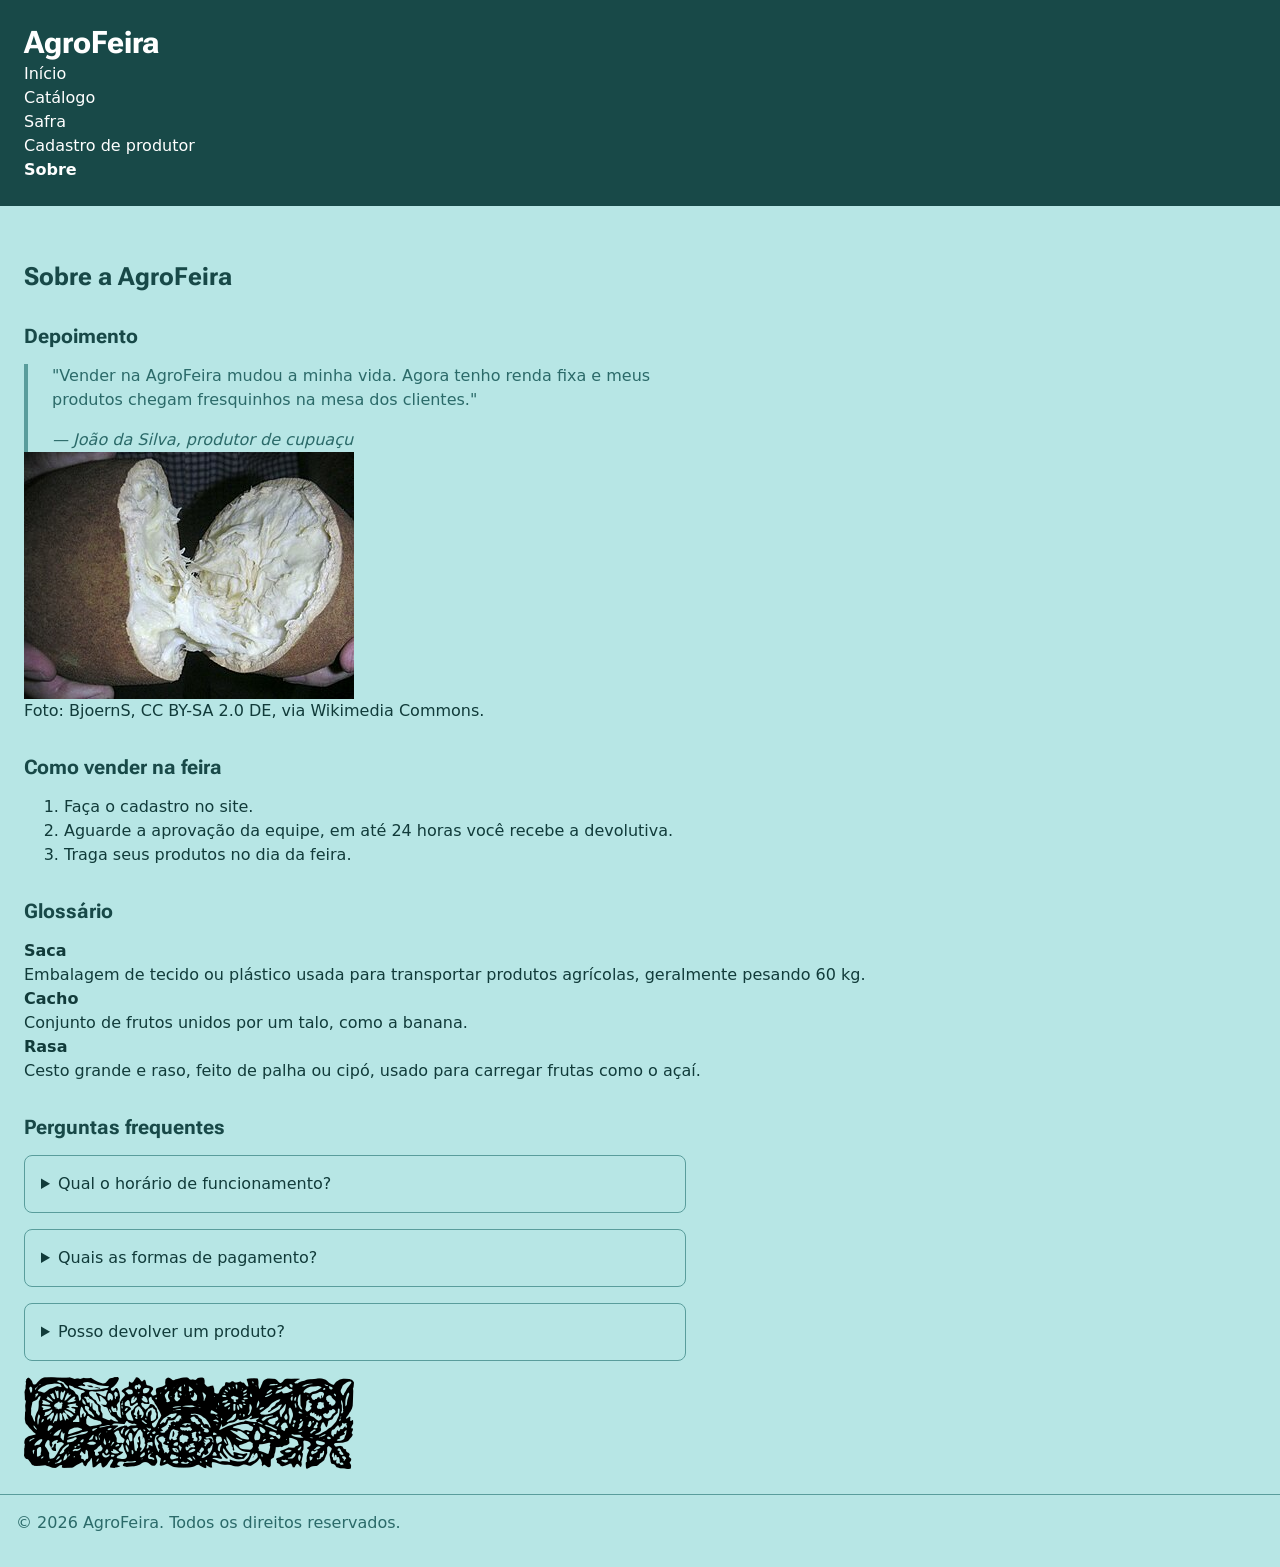
<file: sobre.html>
<!DOCTYPE html>
<html lang="pt-BR">
<head>
    <meta charset="UTF-8">
    <meta name="viewport" content="width=device-width, initial-scale=1.0">
    <title>Sobre - AgroFeira</title>
    <link rel="preconnect" href="https://fonts.googleapis.com">
    <link rel="preconnect" href="https://fonts.gstatic.com" crossorigin>
    <link href="https://fonts.googleapis.com/css2?family=Roboto+Flex:opsz,wght,XOPQ,XTRA,YOPQ,YTDE,YTFI,YTLC,YTUC@8..144,100..1000,96,468,79,-203,738,514,712&display=swap" rel="stylesheet">
    <link rel="stylesheet" href="camadas.css">
    <link rel="stylesheet" href="reset.css">
    <link rel="stylesheet" href="tokens.css">
    <link rel="stylesheet" href="base.css">
    <link rel="stylesheet" href="componente.css">
    <link rel="stylesheet" href="utilitarios.css">
</head>
<body>

    <a href="#conteudo" class="pular">Pular para o conteúdo</a>

    <header class="cabecalho-site">
        <h1>AgroFeira</h1>
        <nav aria-label="Principal">
            <ul class="menu">
                <li><a href="index.html">Início</a></li>
                <li><a href="catalogo.html">Catálogo</a></li>
                <li><a href="safra.html">Safra</a></li>
                <li><a href="cadastro-produtor.html">Cadastro de produtor</a></li>
                <li><a href="sobre.html" aria-current="page">Sobre</a></li>
            </ul>
        </nav>
    </header>

    <main id="conteudo">
        <h2>Sobre a AgroFeira</h2>

        <section>
            <h3>Depoimento</h3>
            <blockquote>
                <p>"Vender na AgroFeira mudou a minha vida. Agora tenho renda fixa e meus produtos chegam fresquinhos na mesa dos clientes."</p>
                <cite>— João da Silva, produtor de cupuaçu</cite>
            </blockquote>
            <img src="cupuacu.jpg" alt="Cupuaçu cortado ao meio mostrando a polpa branca e as sementes" width="330" height="247" loading="lazy">
            <p>Foto: BjoernS, CC BY-SA 2.0 DE, via Wikimedia Commons.</p>
        </section>

        <section>
            <h3>Como vender na feira</h3>
            <ol>
                <li>Faça o cadastro no site.</li>
                <li>Aguarde a aprovação da equipe, em até 24 horas você recebe a devolutiva.</li>
                <li>Traga seus produtos no dia da feira.</li>
            </ol>
        </section>

        <section>
            <h3>Glossário</h3>
            <dl>
                <dt>Saca</dt>
                <dd>Embalagem de tecido ou plástico usada para transportar produtos agrícolas, geralmente pesando 60 kg.</dd>
                <dt>Cacho</dt>
                <dd>Conjunto de frutos unidos por um talo, como a banana.</dd>
                <dt>Rasa</dt>
                <dd>Cesto grande e raso, feito de palha ou cipó, usado para carregar frutas como o açaí.</dd>
            </dl>
        </section>

        <section>
            <h3>Perguntas frequentes</h3>
            <details class="pergunta" name="faq">
                <summary>Qual o horário de funcionamento?</summary>
                <p>Funcionamos de Segunda a Sexta, das 6h às 15h.</p>
            </details>
            <details class="pergunta" name="faq">
                <summary>Quais as formas de pagamento?</summary>
                <p>Aceitamos dinheiro, PIX e cartões de débito.</p>
            </details>
            <details class="pergunta" name="faq">
                <summary>Posso devolver um produto?</summary>
                <p>Sim, a devolução pode ser feita na hora da compra, caso haja algum problema de qualidade.</p>
            </details>
        </section>

        <img src="enfeite.png" alt="" width="330" height="93">
    </main>

    <footer class="rodape-site">
        <p>&copy; 2026 AgroFeira. Todos os direitos reservados.</p>
    </footer>
</body>
</html>
</file>
<file: camadas.css>
@layer reset, base, componentes, utilitarios;
</file>
<file: tokens.css>
@layer base{
    :root {
        --cor-fundo: #B7E6E5; 
        --cor-superficie: #FFFFFF; 
        --cor-texto: #113B3A; /* Contraste 9.04:1 sobre fundo, AA e AAA aprovados */
        --cor-texto-suave: #2b6a69; /* Contraste 4.59:1 sobre fundo, AA aprovado */
        --cor-marca: #184948; /* Contraste 7.41:1 sobre fundo, AA e AAA aprovados */
        --cor-sobre-marca: #ffffff; /* Contraste 10.06:1 sobre a marca, AA e AAA aprovados */
        --cor-borda: #599D9C; /* Constraste 12.27:1 sobre a marca, AA e AAA aprovados*/
        
        --cor-marca-rgb: 24, 73, 72;
        --cor-marca-forte-rgb: 18, 52, 86;

        --cor-marca-forte: #123456;
        --cor-foco: #abcdef;


        --fonte-texto: system-ui, sans-serif;
        --fonte-titulo: 'Roboto Flex', sans-serif; 

        
        --tamanho-texto: 1rem;
        --tamanho-h3: 1.25rem;
        --tamanho-h2: 1.563rem;
        --tamanho-h1: 1.953rem;


        --espaco-1: 0.5rem;
        --espaco-2: 1rem;
        --espaco-3: 1.5rem;
        --espaco-4: 2rem;

        --raio: 8px;
        --sombra: 0 4px 6px rgba(17, 59, 58, 0.15);
    }

        @media (prefers-color-scheme: dark) {
        :root {
            color-scheme: dark;

            --cor-fundo: #0f1f1e;        
            --cor-superficie: #162c2b;   
            
            --cor-texto: #e0f2f1; 
            --cor-texto-suave: #80cbc4; 
            --cor-marca: #26a69a;        
            --cor-sobre-marca: #0f1f1e;  
            
            --cor-borda: #004d40;        
            
            --cor-marca-forte: #80cbc4;  
            --cor-foco: #ffb74d;
            
            --cor-marca-rgb: 38, 166, 154;
            --cor-marca-forte-rgb: 128, 203, 196;
        }
    }
}
</file>
<file: base.css>
@layer base {
    body {
        background-color: var(--cor-fundo);
        color: var(--cor-texto);
        font-family: var(--fonte-texto);
        font-size: var(--tamanho-texto);
    }

    main, aside {
        padding: var(--espaco-3);
    }

    h1, h2, h3 {
        font-family: var(--fonte-titulo);
        line-height: 1.2;
    }

    h1 {
        font-size: var(--tamanho-h1);
    }

    h2, h3 {
        color: var(--cor-marca);
        font-size: var(--tamanho-h2);
    }

    h2 {
        font-size: var(--tamanho-h2);
    }

    h3 {
        font-size: var(--tamanho-h3);
    }

    h2, h3 {
        margin-top: var(--espaco-4);
        margin-bottom: var(--espaco-2);
    }

    p {
        margin-bottom: var(--espaco-2);
        max-width: 65ch;
    }

    .cabecalho-site {
        background-color: var(--cor-marca);
        color: var(--cor-sobre-marca);
        padding: var(--espaco-3);
    }

    .menu {
        list-style: none;
        padding: 0;
    }

    .menu a {
        color: var(--cor-sobre-marca);
        text-decoration: none;
    }

    .menu a[aria-current="page"] {
        font-weight: bold;
    }

    .rodape-site {
        border-top: 1px solid var(--cor-borda);
        color: var(--cor-texto-suave);
        padding: var(--espaco-2);
    }

    input[type="text"], input[type="email"], input[type="tel"], 
    input[type="number"], input[type="date"], select, textarea {
        border: 1px solid var(--cor-borda);
        border-radius: var(--raio);
        padding: 0.5em;
        background-color: var(--cor-superficie);
    }

    blockquote {
        color: var(--cor-texto-suave);
        padding-left: var(--espaco-3);
        border-left: 4px solid var(--cor-borda);
    }

    dt {
        font-weight: bold;
    }

    .pagina-catalogo {
        display: grid;
        grid-template-areas:
            "cabecalho"
            "menu"
            "conteudo"
            "lateral"
            "rodape";
        gap: var(--espaco-2);
    }

    .pagina-catalogo > .cabecalho-site {
        grid-area: cabecalho;
    }

    .pagina-catalogo > nav {
        grid-area: menu;
        background-color: var(--cor-marca);
        padding: var(--espaco-2);
    }

    .pagina-catalogo > main {
        grid-area: conteudo;
        min-width: 0;
    }

    .pagina-catalogo > aside {
        grid-area: lateral;
        min-width: 0;
    }

    .pagina-catalogo > .rodape-site {
        grid-area: rodape;
    }

    @media (min-width: 60rem) {
        .pagina-catalogo {
            grid-template-columns: 14rem 1fr 14rem;
            grid-template-areas:
                "cabecalho cabecalho cabecalho"
                "menu     conteudo  lateral"
                "rodape    rodape    rodape";
        }
    }

    *:focus-visible {
        outline: 0.2rem solid var(--cor-foco);
        outline-offset: 0.2rem;
    }

    .menu a:focus-visible, 
    .cabecalho-site a:focus-visible {
        outline-color: var(--cor-sobre-marca);
    }

    .pular {
        position: absolute;
        top: -999rem;
        left: 0;
        background-color: var(--cor-marca);
        color: var(--cor-sobre-marca);
        padding: var(--espaco-1);
        z-index: 1000;
        border-radius: var(--raio);
    }

    .pular:focus-visible {
        top: 0;
    }
}
</file>
<file: componente.css>
@layer componentes {
    .lista-produtos {
        list-style: none;
        padding: 0;
    }

    .cartao-produto {
        background-color: var(--cor-superficie);
        border: 1px solid var(--cor-borda);
        border-radius: var(--raio);
        box-shadow: var(--sombra);
        padding: var(--espaco-2);
        margin-bottom: var(--espaco-2);
        max-width: 30rem; 
    }

    .figura-destaque figcaption {
        color: var(--cor-texto-suave);
        margin-top: var(--espaco-1);
    }

    .busca input {
        border: 1px solid var(--cor-borda);
        border-radius: var(--raio);
        padding: 0.5em;
        background-color: var(--cor-superficie);
    }

    .busca button, .formulario-cadastro button {
        background-color: var(--cor-marca);
        color: var(--cor-sobre-marca);
        border: none;
        border-radius: var(--raio);
        padding: 0.5em 1em;
    }

    .aviso {
        background-color: var(--cor-superficie);
        border: 1px solid var(--cor-marca); 
        border-radius: var(--raio);
        padding: var(--espaco-3);
        max-width: 65ch;
    }

    .tabela-safra th, .tabela-safra td {
        padding: var(--espaco-1);
    }

    .tabela-safra thead th {
        background-color: var(--cor-marca);
        color: var(--cor-sobre-marca);
    }

    .tabela-safra tbody td {
        background-color: var(--cor-superficie);
    }

    .formulario-cadastro fieldset {
        border: 1px solid var(--cor-borda);
        border-radius: var(--raio);
        padding: var(--espaco-3);
        margin-bottom: var(--espaco-3); 
    }

    .formulario-cadastro fieldset fieldset {
        border: none;
        padding: 0;
    }

    .formulario-cadastro legend {
        font-weight: bold;
        color: var(--cor-marca);
    }

    .pergunta {
        border: 1px solid var(--cor-borda);
        border-radius: var(--raio);
        padding: var(--espaco-2);
        margin-bottom: var(--espaco-2);
        max-width: 65ch;
    }

    .pagina-catalogo main .lista-produtos {
        display: grid;
        grid-template-columns: repeat(auto-fit, minmax(12rem, 1fr));
        gap: var(--espaco-2);
    }

    .pagina-catalogo .destaque {
        grid-column: 1 / -1;
    }

    .pagina-catalogo .cartao-produto {
        max-width: none;
        margin-bottom: 0;
        container-type: inline-size;
    }

    .pagina-catalogo aside .lista-produtos {
        display: grid;
        grid-template-columns: 1fr;
        gap: var(--espaco-2);
    }

    .pagina-catalogo .cartao-produto img {
        border-radius: var(--raio);
    }

    .pagina-catalogo .cartao-produto h3 {
        margin-top: var(--espaco-1);
    }

    .pagina-catalogo .produtor {
        color: var(--cor-texto-suave);
    }

    .pagina-catalogo .preco {
        font-weight: bold;
    }

    .barra-categorias {
        display: flex;
        flex-wrap: wrap;
        gap: var(--espaco-1);
        list-style: none; 
        padding: 0;   
        margin-bottom: var(--espaco-3);
    }

    .barra-categorias button {
        background-color: var(--cor-marca);
        color: var(--cor-sobre-marca);
        border: none;
        border-radius: var(--raio);
        padding: 0.5em 1em;
    }

    @container (min-width: 20rem) {
        .pagina-catalogo .cartao-produto article {
            display: grid;
            grid-template-columns: 1fr 1fr;
            gap: var(--espaco-2);
            align-items: start;
        }

        .pagina-catalogo .cartao-produto img {
            width: 100%;
            height: auto;
        }

        .pagina-catalogo .cartao-produto .conteudo-cartao {
            display: flex;
            flex-direction: column;
            gap: var(--espaco-1);
        }
    }

    .busca button:hover, 
    .formulario-cadastro button:hover, 
    .pagina-catalogo .cartao-produto button:hover, 
    .barra-categorias button:hover {
        background-color: var(--cor-marca-forte);
    }

    .pagina-catalogo .cartao-produto:has(button:focus-visible) {
        outline: 0.2rem solid var(--cor-foco);
        outline-offset: 0.2rem;
        position: relative;
        z-index: 2;
    }
}
</file>
<file: utilitarios.css>
@layer utilitarios;
</file>
